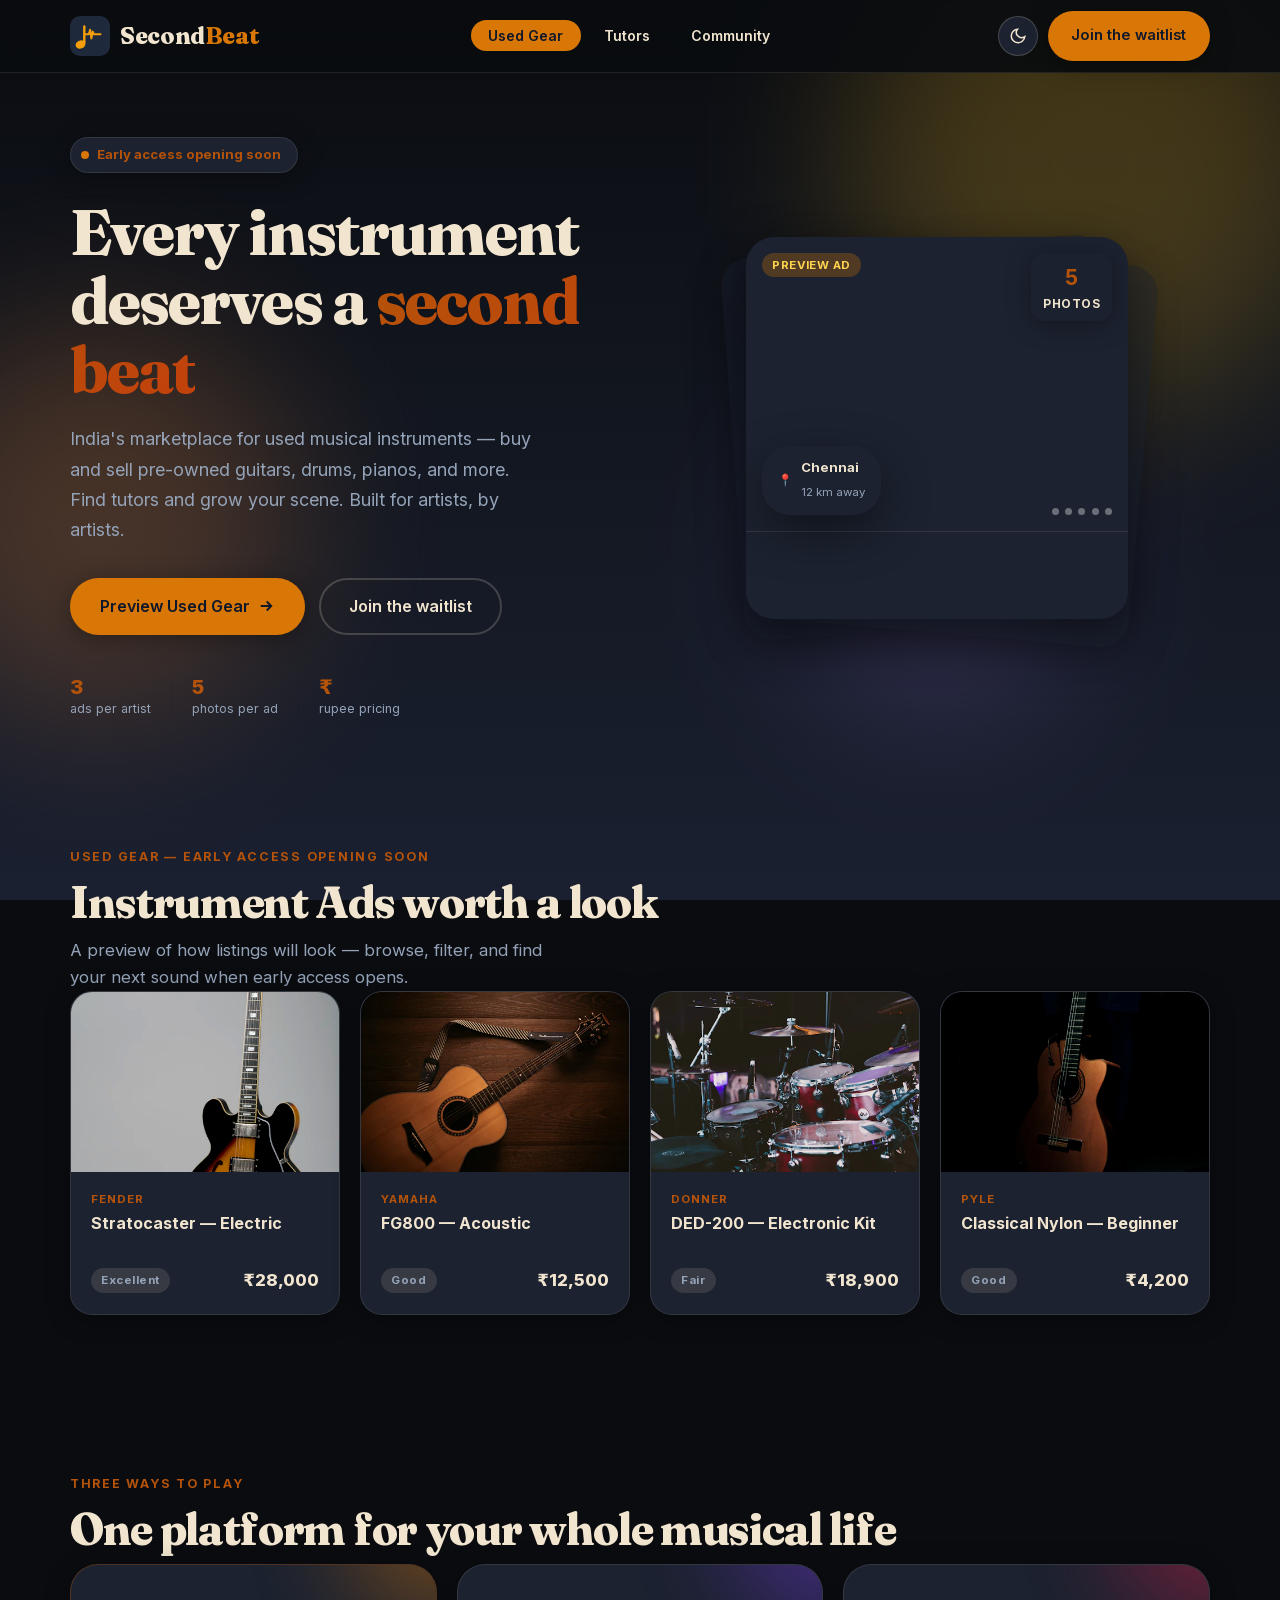
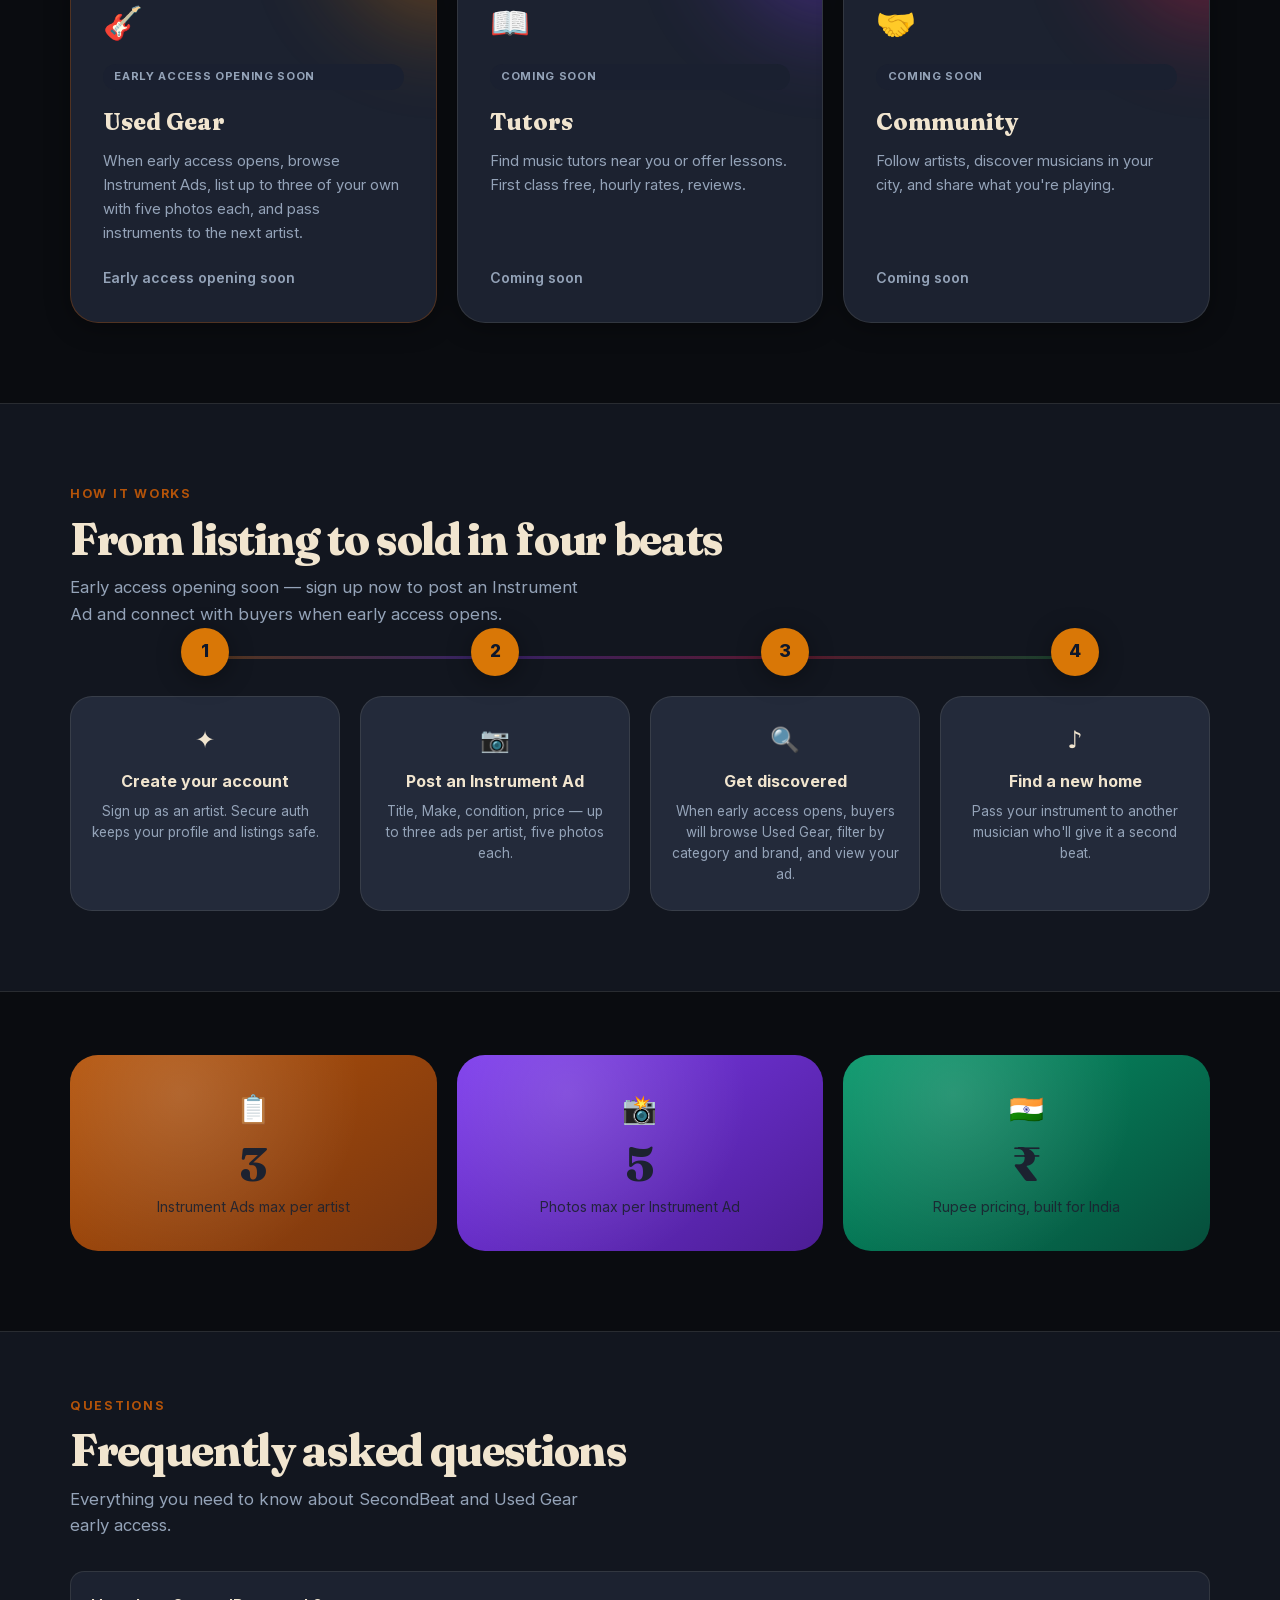
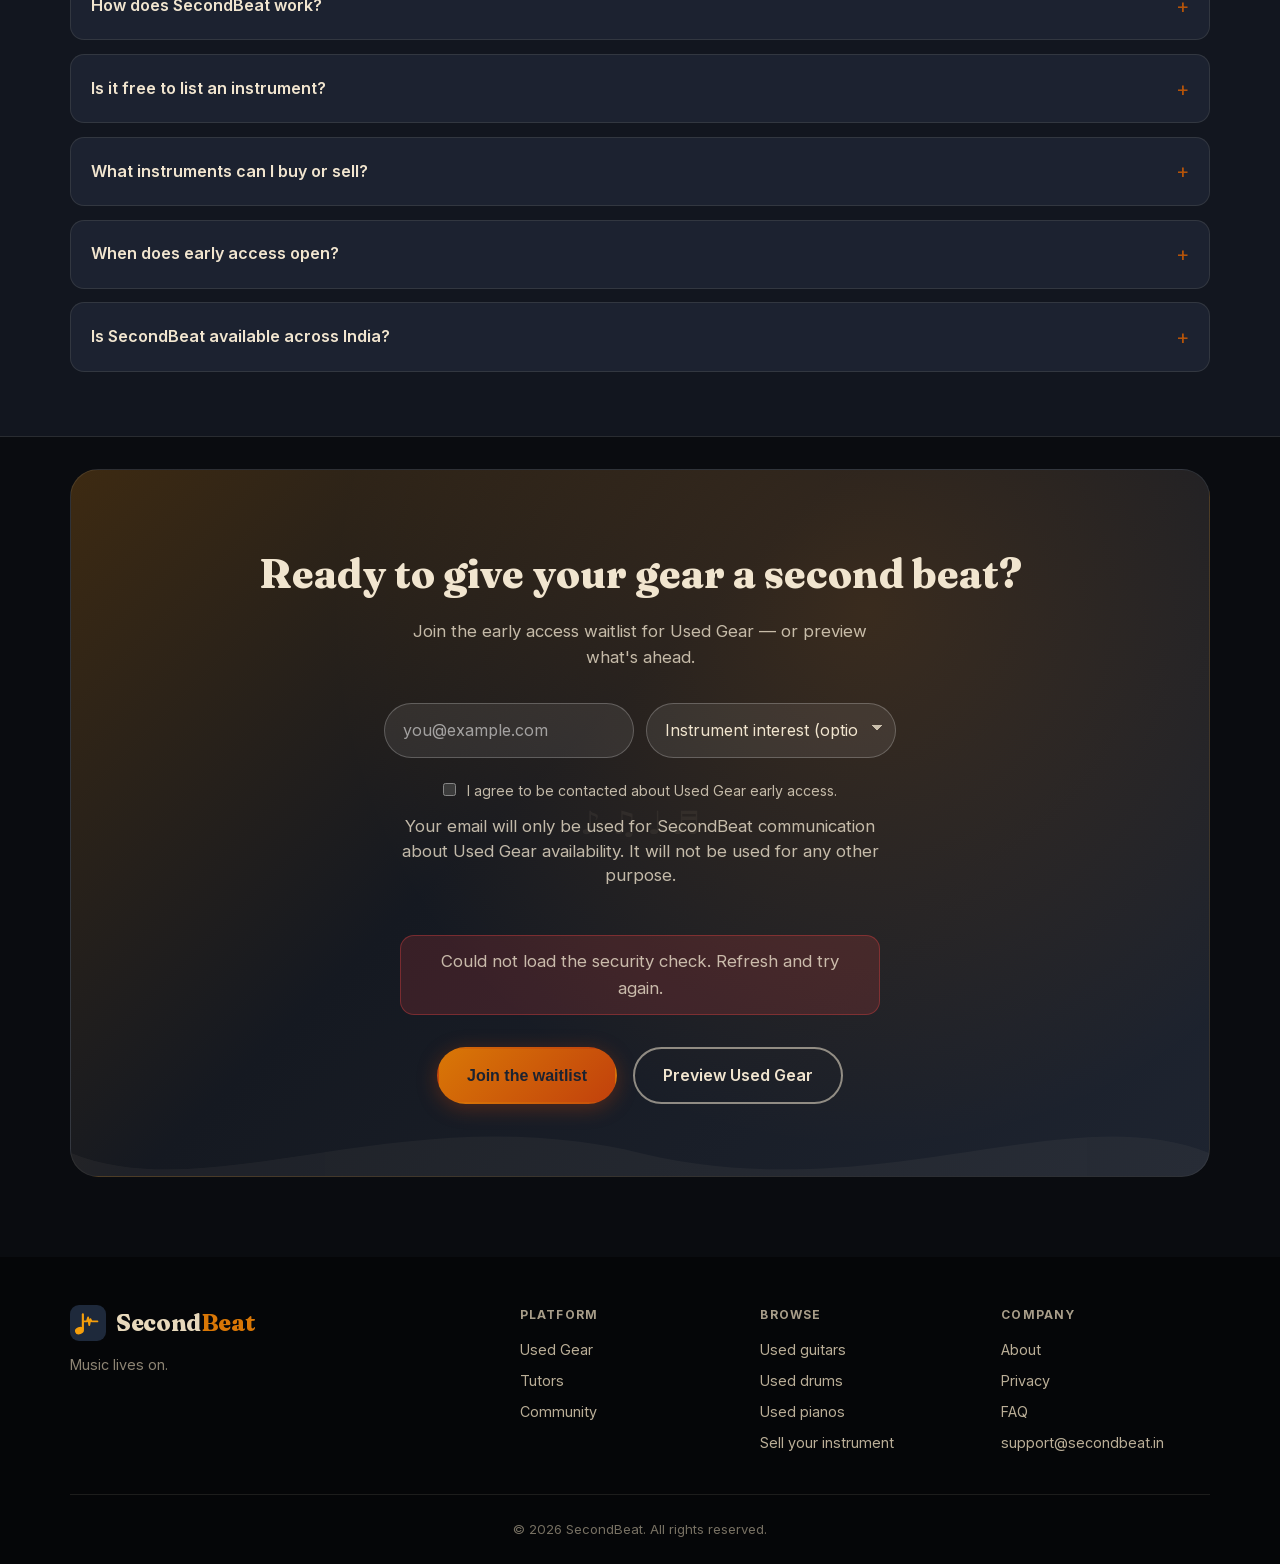
<file: index.html>
<!DOCTYPE html>
<html lang="en" data-theme="light" data-turnstile-site-key="0x4AAAAAADXXp3uXZKmJ6-sL">
  <head>
    <meta charset="UTF-8" />
    <meta name="viewport" content="width=device-width, initial-scale=1.0" />
    <meta
      name="description"
      content="Join early access for Used Gear on SecondBeat. Buy and sell pre-owned guitars, drums, pianos &amp; more. Rupee pricing, built for musicians across India."
    />
    <title>SecondBeat — Buy &amp; Sell Used Musical Instruments in India</title>
    <link rel="canonical" href="https://secondbeat.in/" />
    <meta name="robots" content="index, follow, max-image-preview:large" />
    <meta name="theme-color" content="#d97706" />
    <link rel="icon" href="assets/secondbeat-icon.svg" type="image/svg+xml" />
    <link rel="apple-touch-icon" href="assets/apple-touch-icon.png" />
    <meta property="og:type" content="website" />
    <meta property="og:url" content="https://secondbeat.in/" />
    <meta property="og:title" content="SecondBeat — Buy &amp; Sell Used Musical Instruments in India" />
    <meta property="og:description" content="Join early access for Used Gear — buy and sell pre-owned guitars, drums, pianos, and more. Built for musicians across India." />
    <meta property="og:image" content="https://secondbeat.in/images/og-secondbeat.jpg" />
    <meta property="og:locale" content="en_IN" />
    <meta name="twitter:card" content="summary_large_image" />
    <meta name="twitter:title" content="SecondBeat — Buy &amp; Sell Used Musical Instruments in India" />
    <meta name="twitter:description" content="Join early access for Used Gear — buy and sell pre-owned instruments across India." />
    <meta name="twitter:image" content="https://secondbeat.in/images/og-secondbeat.jpg" />
    <!-- Google Search Console: add verification meta tag here after registering at https://search.google.com/search-console -->
    <script type="application/ld+json">
      {
        "@context": "https://schema.org",
        "@graph": [
          {
            "@type": "Organization",
            "name": "SecondBeat",
            "url": "https://secondbeat.in",
            "logo": "https://secondbeat.in/assets/secondbeat-logo.svg",
            "description": "Marketplace for buying and selling used musical instruments in India.",
            "email": "support@secondbeat.in",
            "areaServed": { "@type": "Country", "name": "India" }
          },
          {
            "@type": "WebSite",
            "name": "SecondBeat",
            "url": "https://secondbeat.in",
            "description": "Buy and sell pre-owned musical instruments. Find tutors and connect with musicians across India."
          },
          {
            "@type": "FAQPage",
            "mainEntity": [
              {
                "@type": "Question",
                "name": "How does SecondBeat work?",
                "acceptedAnswer": {
                  "@type": "Answer",
                  "text": "SecondBeat is a marketplace for musicians in India. Join the early access waitlist, then when Used Gear opens you can browse Instrument Ads, list up to three instruments with five photos each, and connect with buyers and sellers in rupees."
                }
              },
              {
                "@type": "Question",
                "name": "Is it free to list an instrument?",
                "acceptedAnswer": {
                  "@type": "Answer",
                  "text": "Early access details including listing fees will be shared when Used Gear opens. Join the waitlist to be notified first."
                }
              },
              {
                "@type": "Question",
                "name": "What instruments can I buy or sell?",
                "acceptedAnswer": {
                  "@type": "Answer",
                  "text": "SecondBeat supports acoustic guitars, electric guitars, drums, pianos, classical nylon guitars, and more. Browse by category when early access opens."
                }
              },
              {
                "@type": "Question",
                "name": "When does early access open?",
                "acceptedAnswer": {
                  "@type": "Answer",
                  "text": "Used Gear early access is opening soon. Join the waitlist with your email to receive a link to create your Artist account when it launches."
                }
              },
              {
                "@type": "Question",
                "name": "Is SecondBeat available across India?",
                "acceptedAnswer": {
                  "@type": "Answer",
                  "text": "Yes. SecondBeat is built for musicians across India with rupee pricing and listings designed for local discovery."
                }
              }
            ]
          }
        ]
      }
    </script>
    <link rel="preload" href="fonts/inter-400.woff2" as="font" type="font/woff2" crossorigin />
    <link rel="preload" href="images/instruments/acoustic.webp" as="image" type="image/webp" />
    <link rel="stylesheet" href="fonts.css" />
    <style>
*,*::before,*::after{box-sizing:border-box;margin:0;padding:0}[data-theme=light]{--bg:#faf6ee;--bg-secondary:#f1e5cf;--surface:#fff;--text:#0f172a;--text-muted:#475569;--text-inverse:#f1e5cf;--border:rgba(15,23,42,.08);--border-strong:rgba(15,23,42,.18);--nav-bg:rgba(250,246,238,.88);--shadow:0 4px 24px rgba(15,23,42,.07);--btn-primary-bg:#0f172a;--btn-primary-hover:#1e293b;--amber:#d97706;--amber-deep:#b45309}[data-theme=dark]{--bg:#0a0c10;--bg-secondary:#12161f;--surface:#1c2230;--text:#f1e5cf;--text-muted:#94a3b8;--text-inverse:#0f172a;--border:rgba(241,229,207,.1);--border-strong:rgba(241,229,207,.2);--nav-bg:rgba(10,12,16,.92);--btn-primary-bg:#d97706;--btn-primary-hover:#b45309;--amber:#d97706;--amber-deep:#b45309}:root{--font:"Inter",system-ui,sans-serif;--display:"Fraunces",Georgia,serif;--radius:14px;--radius-xl:28px}html{-webkit-text-size-adjust:100%}body{font-family:var(--font);background:var(--bg);color:var(--text);line-height:1.6;-webkit-font-smoothing:antialiased;overflow-x:hidden}img{max-width:100%;display:block}a{color:inherit;text-decoration:none}.container{width:min(1140px,92vw);margin-inline:auto}.page-bg{position:fixed;inset:0;z-index:-1;background:linear-gradient(180deg,var(--bg) 0%,var(--bg-secondary) 100%)}.nav{position:sticky;top:0;z-index:100;background:var(--nav-bg);backdrop-filter:blur(16px);border-bottom:1px solid var(--border)}.nav-inner{display:flex;align-items:center;justify-content:space-between;height:4.5rem}.logo{display:flex;align-items:center;gap:.65rem}.logo-text{font-family:var(--display);font-size:1.45rem;font-weight:800;line-height:1}.logo-accent{color:var(--amber)}.nav-links{display:flex;gap:.35rem;list-style:none}.nav-links a{padding:.45rem 1.1rem;border-radius:999px;font-weight:600;font-size:.88rem}.nav-cta{display:flex;align-items:center;gap:.6rem}.btn{display:inline-flex;align-items:center;justify-content:center;gap:.45rem;padding:.7rem 1.35rem;border-radius:999px;font-weight:600;font-size:.92rem;border:2px solid transparent}.btn-lg{padding:.85rem 1.75rem;font-size:1rem}.btn-primary{background:var(--btn-primary-bg);color:var(--text-inverse)}.hero{padding:4rem 0 3rem;overflow-x:clip}.hero-grid{display:grid;grid-template-columns:minmax(0,1fr) minmax(0,1fr);gap:clamp(2rem,4vw,3rem);align-items:center}.hero-badge{display:inline-flex;align-items:center;gap:.5rem;padding:.4rem 1rem .4rem .65rem;background:var(--surface);border:1px solid var(--border);border-radius:999px;font-size:.82rem;font-weight:700;color:var(--amber-deep);margin-bottom:1.5rem}.hero h1{font-family:var(--display);font-size:clamp(2.6rem,5.5vw,4rem);font-weight:800;line-height:1.08;margin-bottom:1.25rem}.text-gradient{background:linear-gradient(135deg,var(--amber-deep),#c2410c);-webkit-background-clip:text;-webkit-text-fill-color:transparent;background-clip:text}.hero-lead{font-size:1.12rem;color:var(--text-muted);max-width:30rem;margin-bottom:2rem}.hero-actions{display:flex;flex-wrap:wrap;gap:.85rem;margin-bottom:2.5rem}.hero-visual{position:relative;width:min(100%,clamp(240px,42vw,382.5px));aspect-ratio:1;margin-inline:auto}.hero-card{background:var(--surface);border-radius:var(--radius-xl);overflow:hidden}.hero-card-main{position:relative;z-index:2;width:100%;height:100%;display:flex;flex-direction:column}.hero-card-image{position:relative;flex:1;min-height:250px;overflow:hidden}.hero-photo-stack{position:absolute;inset:0}.hero-photo{position:absolute;inset:0}.hero-photo img{width:100%;height:100%;object-fit:cover}
    </style>
    <link rel="preload" href="styles.min.css" as="style" onload="this.onload=null;this.rel='stylesheet'" />
    <noscript><link rel="stylesheet" href="styles.min.css" /></noscript>
  </head>
  <body>
    <div class="page-bg" aria-hidden="true">
      <div class="page-blob page-blob-1"></div>
      <div class="page-blob page-blob-2"></div>
      <div class="page-blob page-blob-3"></div>
    </div>

    <header class="nav">
      <div class="container nav-inner">
        <a href="/" class="logo">
          <img src="assets/secondbeat-icon.svg" alt="SecondBeat — used musical instruments marketplace" class="logo-icon" width="40" height="40" />
          <span class="logo-text">Second<span class="logo-accent">Beat</span></span>
        </a>
        <ul class="nav-links">
          <li><a href="#used-gear" class="active">Used Gear</a></li>
          <li><a href="#tutors">Tutors</a></li>
          <li><a href="#community">Community</a></li>
        </ul>
        <div class="nav-cta">
          <button type="button" class="theme-toggle" aria-label="Switch theme">
            <svg class="icon-sun" width="18" height="18" viewBox="0 0 24 24" fill="none" stroke="currentColor" stroke-width="2"><circle cx="12" cy="12" r="4"/><path d="M12 2v2M12 20v2M4.93 4.93l1.41 1.41M17.66 17.66l1.41 1.41M2 12h2M20 12h2M4.93 19.07l1.41-1.41M17.66 6.34l1.41-1.41"/></svg>
            <svg class="icon-moon" width="18" height="18" viewBox="0 0 24 24" fill="none" stroke="currentColor" stroke-width="2"><path d="M21 12.79A9 9 0 1111.21 3 7 7 0 0021 12.79z"/></svg>
          </button>
          <a href="#get-started" class="btn btn-primary">Join the waitlist</a>
        </div>
      </div>
    </header>

    <main>
      <!-- Hero -->
      <section class="hero">
        <div class="container hero-grid">
          <div class="hero-copy reveal">
            <div class="hero-badge">
              <span class="pulse-dot"></span>
              Early access opening soon
            </div>
            <h1>
              Every instrument deserves a
              <span class="text-gradient">second beat</span>
            </h1>
            <p class="hero-lead">
              India's marketplace for used musical instruments — buy and sell pre-owned guitars,
              drums, pianos, and more. Find tutors and grow your scene. Built for artists, by artists.
            </p>
            <div class="hero-actions">
              <a href="#featured" class="btn btn-primary btn-lg">
                Preview Used Gear
                <svg width="18" height="18" viewBox="0 0 24 24" fill="none" stroke="currentColor" stroke-width="2.5"><path d="M5 12h14M13 6l6 6-6 6"/></svg>
              </a>
              <a href="#get-started" class="btn btn-outline btn-lg">Join the waitlist</a>
            </div>
            <div class="hero-trust">
              <div class="trust-item">
                <strong>3</strong>
                <span>ads per artist</span>
              </div>
              <div class="trust-divider"></div>
              <div class="trust-item">
                <strong>5</strong>
                <span>photos per ad</span>
              </div>
              <div class="trust-divider"></div>
              <div class="trust-item">
                <strong>₹</strong>
                <span>rupee pricing</span>
              </div>
            </div>
          </div>

          <div class="hero-visual reveal reveal-delay" aria-hidden="true">
            <div class="hero-card hero-card-ghost hero-card-ghost-2"></div>
            <div class="hero-card hero-card-ghost hero-card-ghost-1"></div>

            <div class="hero-card hero-card-main">
              <div class="hero-card-image">
                <div class="hero-photo-stack">
                  <div class="hero-photo hero-photo-1 hero-carousel-slide">
                    <img src="images/instruments/acoustic.webp" alt="Brown acoustic guitar on a wooden floor" width="480" height="540" loading="eager" fetchpriority="high" decoding="async" />
                  </div>
                  <div class="hero-photo hero-photo-2 hero-carousel-slide">
                    <img src="images/instruments/electric.webp" alt="Stratocaster-style electric guitar" width="400" height="450" loading="lazy" decoding="async" />
                  </div>
                  <div class="hero-photo hero-photo-3 hero-carousel-slide">
                    <img src="images/instruments/drums.webp" alt="Red drum kit" width="400" height="450" loading="lazy" decoding="async" />
                  </div>
                  <div class="hero-photo hero-photo-4 hero-carousel-slide">
                    <img src="images/instruments/piano.webp" alt="Close-up of piano keys" width="400" height="450" loading="lazy" decoding="async" />
                  </div>
                  <div class="hero-photo hero-photo-5 hero-carousel-slide">
                    <img src="images/instruments/classical.webp" alt="Brown cutaway acoustic guitar" width="400" height="450" loading="lazy" decoding="async" />
                  </div>
                </div>
                <span class="chip chip-preview">Preview ad</span>
                <div class="chip chip-photos"><strong>5</strong> photos</div>
                <div class="hero-photo-dots">
                  <span class="hero-dot hero-carousel-slide"></span>
                  <span class="hero-dot hero-carousel-slide"></span>
                  <span class="hero-dot hero-carousel-slide"></span>
                  <span class="hero-dot hero-carousel-slide"></span>
                  <span class="hero-dot hero-carousel-slide"></span>
                </div>
              </div>
              <div class="hero-card-body">
                <div class="hero-card-meta">
                  <div class="hero-listing hero-listing-1 hero-carousel-slide">
                    <span class="hero-card-title">Yamaha FG800 — Acoustic</span>
                    <span class="chip chip-condition">Good</span>
                  </div>
                  <div class="hero-listing hero-listing-2 hero-carousel-slide">
                    <span class="hero-card-title">Fender Stratocaster — Electric</span>
                    <span class="chip chip-condition">Excellent</span>
                  </div>
                  <div class="hero-listing hero-listing-3 hero-carousel-slide">
                    <span class="hero-card-title">Donner DED-200 — Drum Kit</span>
                    <span class="chip chip-condition">Fair</span>
                  </div>
                  <div class="hero-listing hero-listing-4 hero-carousel-slide">
                    <span class="hero-card-title">Yamaha P-45 — Digital Piano</span>
                    <span class="chip chip-condition">Good</span>
                  </div>
                  <div class="hero-listing hero-listing-5 hero-carousel-slide">
                    <span class="hero-card-title">Pyle Classical — Nylon</span>
                    <span class="chip chip-condition">Good</span>
                  </div>
                </div>
                <div class="hero-card-prices">
                  <span class="hero-card-price hero-price-1 hero-carousel-slide">₹12,500</span>
                  <span class="hero-card-price hero-price-2 hero-carousel-slide">₹28,000</span>
                  <span class="hero-card-price hero-price-3 hero-carousel-slide">₹18,900</span>
                  <span class="hero-card-price hero-price-4 hero-carousel-slide">₹32,000</span>
                  <span class="hero-card-price hero-price-5 hero-carousel-slide">₹4,200</span>
                </div>
              </div>
              <div class="hero-card hero-card-mini">
                <span class="mini-icon">📍</span>
                <div>
                  <strong>Chennai</strong>
                  <span>12 km away</span>
                </div>
              </div>
            </div>
          </div>
        </div>
      </section>

      <!-- Featured listings -->
      <section class="featured" id="featured">
        <div class="container">
          <div class="section-head reveal">
            <p class="eyebrow">Used Gear — early access opening soon</p>
            <h2>Instrument Ads worth a look</h2>
            <p class="section-desc">A preview of how listings will look — browse, filter, and find your next sound when early access opens.</p>
          </div>
          <div class="listing-track reveal reveal-delay">
            <article class="listing-card listing-card-1">
              <div class="listing-visual">
                <img src="images/instruments/electric-thumb.webp" alt="Fender Stratocaster electric guitar" width="480" height="320" loading="lazy" decoding="async" />
              </div>
              <div class="listing-body">
                <span class="listing-make">Fender</span>
                <h3>Stratocaster — Electric</h3>
                <div class="listing-footer">
                  <span class="chip chip-condition">Excellent</span>
                  <span class="listing-price">₹28,000</span>
                </div>
              </div>
            </article>
            <article class="listing-card listing-card-2">
              <div class="listing-visual">
                <img src="images/instruments/acoustic-thumb.webp" alt="Yamaha FG800 acoustic guitar" width="480" height="320" loading="lazy" decoding="async" />
              </div>
              <div class="listing-body">
                <span class="listing-make">Yamaha</span>
                <h3>FG800 — Acoustic</h3>
                <div class="listing-footer">
                  <span class="chip chip-condition">Good</span>
                  <span class="listing-price">₹12,500</span>
                </div>
              </div>
            </article>
            <article class="listing-card listing-card-3">
              <div class="listing-visual">
                <img src="images/instruments/drums-thumb.webp" alt="Donner electronic drum kit" width="480" height="320" loading="lazy" decoding="async" />
              </div>
              <div class="listing-body">
                <span class="listing-make">Donner</span>
                <h3>DED-200 — Electronic Kit</h3>
                <div class="listing-footer">
                  <span class="chip chip-condition">Fair</span>
                  <span class="listing-price">₹18,900</span>
                </div>
              </div>
            </article>
            <article class="listing-card listing-card-4">
              <div class="listing-visual">
                <img src="images/instruments/classical-thumb.webp" alt="Pyle classical nylon guitar" width="480" height="320" loading="lazy" decoding="async" />
              </div>
              <div class="listing-body">
                <span class="listing-make">Pyle</span>
                <h3>Classical Nylon — Beginner</h3>
                <div class="listing-footer">
                  <span class="chip chip-condition">Good</span>
                  <span class="listing-price">₹4,200</span>
                </div>
              </div>
            </article>
          </div>
        </div>
      </section>

      <!-- Pillars bento -->
      <section class="pillars" id="used-gear">
        <div class="container">
          <div class="section-head reveal">
            <p class="eyebrow">Three ways to play</p>
            <h2>One platform for your whole musical life</h2>
          </div>
          <div class="bento reveal reveal-delay">
            <article class="bento-card bento-gear" id="sell">
              <div class="bento-glow"></div>
              <div class="bento-icon">🎸</div>
              <span class="bento-tag tag-soon">Early access opening soon</span>
              <h3>Used Gear</h3>
              <p>When early access opens, browse Instrument Ads, list up to three of your own with five photos each, and pass instruments to the next artist.</p>
              <div class="bento-footer">
                <span class="bento-link bento-link-muted">Early access opening soon</span>
              </div>
            </article>
            <article class="bento-card bento-tutors" id="tutors">
              <div class="bento-glow"></div>
              <div class="bento-icon">📖</div>
              <span class="bento-tag tag-soon">Coming soon</span>
              <h3>Tutors</h3>
              <p>Find music tutors near you or offer lessons. First class free, hourly rates, reviews.</p>
              <div class="bento-footer">
                <span class="bento-link bento-link-muted">Coming soon</span>
              </div>
            </article>
            <article class="bento-card bento-community" id="community">
              <div class="bento-glow"></div>
              <div class="bento-icon">🤝</div>
              <span class="bento-tag tag-soon">Coming soon</span>
              <h3>Community</h3>
              <p>Follow artists, discover musicians in your city, and share what you're playing.</p>
              <div class="bento-footer">
                <span class="bento-link bento-link-muted">Coming soon</span>
              </div>
            </article>
          </div>
        </div>
      </section>

      <!-- How it works timeline -->
      <section class="how">
        <div class="container">
          <div class="section-head reveal">
            <p class="eyebrow">How it works</p>
            <h2>From listing to sold in four beats</h2>
            <p class="section-desc">Early access opening soon — sign up now to post an Instrument Ad and connect with buyers when early access opens.</p>
          </div>
          <div class="timeline reveal reveal-delay">
            <div class="timeline-step">
              <div class="timeline-node">1</div>
              <div class="timeline-card">
                <span class="timeline-icon">✦</span>
                <h3>Create your account</h3>
                <p>Sign up as an artist. Secure auth keeps your profile and listings safe.</p>
              </div>
            </div>
            <div class="timeline-step">
              <div class="timeline-node">2</div>
              <div class="timeline-card">
                <span class="timeline-icon">📷</span>
                <h3>Post an Instrument Ad</h3>
                <p>Title, Make, condition, price — up to three ads per artist, five photos each.</p>
              </div>
            </div>
            <div class="timeline-step">
              <div class="timeline-node">3</div>
              <div class="timeline-card">
                <span class="timeline-icon">🔍</span>
                <h3>Get discovered</h3>
                <p>When early access opens, buyers will browse Used Gear, filter by category and brand, and view your ad.</p>
              </div>
            </div>
            <div class="timeline-step">
              <div class="timeline-node">4</div>
              <div class="timeline-card">
                <span class="timeline-icon">♪</span>
                <h3>Find a new home</h3>
                <p>Pass your instrument to another musician who'll give it a second beat.</p>
              </div>
            </div>
          </div>
        </div>
      </section>

      <!-- Stats tiles -->
      <section class="stats">
        <div class="container stats-grid reveal">
          <div class="stat-tile stat-tile-1">
            <span class="stat-icon">📋</span>
            <div class="stat-value">3</div>
            <div class="stat-label">Instrument Ads max per artist</div>
          </div>
          <div class="stat-tile stat-tile-2">
            <span class="stat-icon">📸</span>
            <div class="stat-value">5</div>
            <div class="stat-label">Photos max per Instrument Ad</div>
          </div>
          <div class="stat-tile stat-tile-3">
            <span class="stat-icon">🇮🇳</span>
            <div class="stat-value">₹</div>
            <div class="stat-label">Rupee pricing, built for India</div>
          </div>
        </div>
      </section>

      <!-- FAQ -->
      <section class="faq" id="faq">
        <div class="container">
          <div class="section-head reveal">
            <p class="eyebrow">Questions</p>
            <h2>Frequently asked questions</h2>
            <p class="section-desc">Everything you need to know about SecondBeat and Used Gear early access.</p>
          </div>
          <div class="faq-list reveal reveal-delay">
            <details class="faq-item">
              <summary>How does SecondBeat work?</summary>
              <p>SecondBeat is a marketplace for musicians in India. Join the early access waitlist, then when Used Gear opens you can browse Instrument Ads, list up to three instruments with five photos each, and connect with buyers and sellers in rupees.</p>
            </details>
            <details class="faq-item">
              <summary>Is it free to list an instrument?</summary>
              <p>Early access details including listing fees will be shared when Used Gear opens. Join the waitlist to be notified first.</p>
            </details>
            <details class="faq-item">
              <summary>What instruments can I buy or sell?</summary>
              <p>SecondBeat supports acoustic guitars, electric guitars, drums, pianos, classical nylon guitars, and more. Browse by category when early access opens.</p>
            </details>
            <details class="faq-item">
              <summary>When does early access open?</summary>
              <p>Used Gear early access is opening soon. Join the waitlist with your email to receive a link to create your Artist account when it launches.</p>
            </details>
            <details class="faq-item">
              <summary>Is SecondBeat available across India?</summary>
              <p>Yes. SecondBeat is built for musicians across India with rupee pricing and listings designed for local discovery.</p>
            </details>
          </div>
        </div>
      </section>

      <!-- CTA -->
      <section class="cta" id="get-started">
        <div class="container">
          <div class="cta-box reveal">
            <div class="cta-wave" aria-hidden="true">
              <svg viewBox="0 0 1200 120" preserveAspectRatio="none">
                <path d="M0,60 C150,120 350,0 600,60 C850,120 1050,0 1200,60 L1200,120 L0,120 Z" fill="rgba(241,229,207,0.08)"/>
              </svg>
            </div>
            <div class="cta-notes" aria-hidden="true">♪ ♫ ♩ ♬</div>
            <h2>Ready to give your gear a second beat?</h2>
            <p>Join the early access waitlist for Used Gear — or preview what's ahead.</p>
            <form class="waitlist-form" id="waitlist-form" novalidate>
              <div class="waitlist-form-body">
                <div class="waitlist-fields">
                  <label class="sr-only" for="waitlist-email">Email</label>
                  <input
                    id="waitlist-email"
                    class="waitlist-input"
                    type="email"
                    name="email"
                    required
                    autocomplete="email"
                    inputmode="email"
                    placeholder="you@example.com"
                  />
                  <label class="sr-only" for="waitlist-instrument">Instrument interest (optional)</label>
                  <select id="waitlist-instrument" class="waitlist-select" name="instrument_interest">
                    <option value="">Instrument interest (optional)</option>
                    <option value="Acoustic">Acoustic</option>
                    <option value="Electric">Electric</option>
                    <option value="Drums">Drums</option>
                    <option value="Piano">Piano</option>
                    <option value="Classical">Classical</option>
                    <option value="Not sure">Not sure</option>
                  </select>
                </div>
                <label class="waitlist-consent">
                  <input type="checkbox" name="consent" required />
                  <span>I agree to be contacted about Used Gear early access.</span>
                </label>
                <p class="waitlist-disclosure">
                  Your email will only be used for SecondBeat communication about Used Gear availability. It will not be used for any other purpose.
                </p>
                <div class="waitlist-turnstile" id="waitlist-turnstile" aria-hidden="true"></div>
                <p class="waitlist-message" id="waitlist-message" role="alert" aria-live="assertive" hidden></p>
                <div class="waitlist-actions">
                  <button type="submit" class="btn btn-accent btn-lg" id="waitlist-submit">Join the waitlist</button>
                  <a href="#featured" class="btn btn-outline-light btn-lg">Preview Used Gear</a>
                </div>
              </div>
              <div class="waitlist-success" id="waitlist-success" hidden role="status" aria-live="polite">
                <div class="waitlist-success-icon" aria-hidden="true">
                  <svg width="32" height="32" viewBox="0 0 24 24" fill="none" stroke="currentColor" stroke-width="2.5" stroke-linecap="round" stroke-linejoin="round">
                    <path d="M20 6L9 17l-5-5"/>
                  </svg>
                </div>
                <h3 class="waitlist-success-title" id="waitlist-success-title" tabindex="-1">You're on the list</h3>
                <p class="waitlist-success-text" id="waitlist-success-text"></p>
                <div class="waitlist-success-actions">
                  <a href="#featured" class="btn btn-accent btn-lg">Preview Used Gear</a>
                  <button type="button" class="btn btn-outline-light btn-lg" id="waitlist-add-another">Add another email</button>
                </div>
              </div>
            </form>
          </div>
        </div>
      </section>
    </main>

    <footer class="footer">
      <div class="container footer-grid">
        <div class="footer-brand">
          <a href="/" class="logo logo-footer">
            <img src="assets/secondbeat-icon.svg" alt="" class="logo-icon" width="36" height="36" />
            <span class="logo-text">Second<span class="logo-accent">Beat</span></span>
          </a>
          <p>Music lives on.</p>
        </div>
        <div class="footer-links">
          <p class="footer-label">Platform</p>
          <a href="#used-gear">Used Gear</a>
          <a href="#tutors">Tutors</a>
          <a href="#community">Community</a>
        </div>
        <div class="footer-links">
          <p class="footer-label">Browse</p>
          <a href="/used-guitars-india/">Used guitars</a>
          <a href="/used-drums-india/">Used drums</a>
          <a href="/used-pianos-india/">Used pianos</a>
          <a href="/sell-your-instrument/">Sell your instrument</a>
        </div>
        <div class="footer-links">
          <p class="footer-label">Company</p>
          <a href="/about/">About</a>
          <a href="/privacy/">Privacy</a>
          <a href="/#faq">FAQ</a>
          <a href="mailto:support@secondbeat.in">support@secondbeat.in</a>
        </div>
      </div>
      <div class="container footer-bottom">
        <p>&copy; 2026 SecondBeat. All rights reserved.</p>
      </div>
    </footer>
    <script src="theme.js" defer></script>
    <script src="waitlist.js" defer></script>
  </body>
</html>
<!-- v3: real photos + light/dark theme -->
</file>
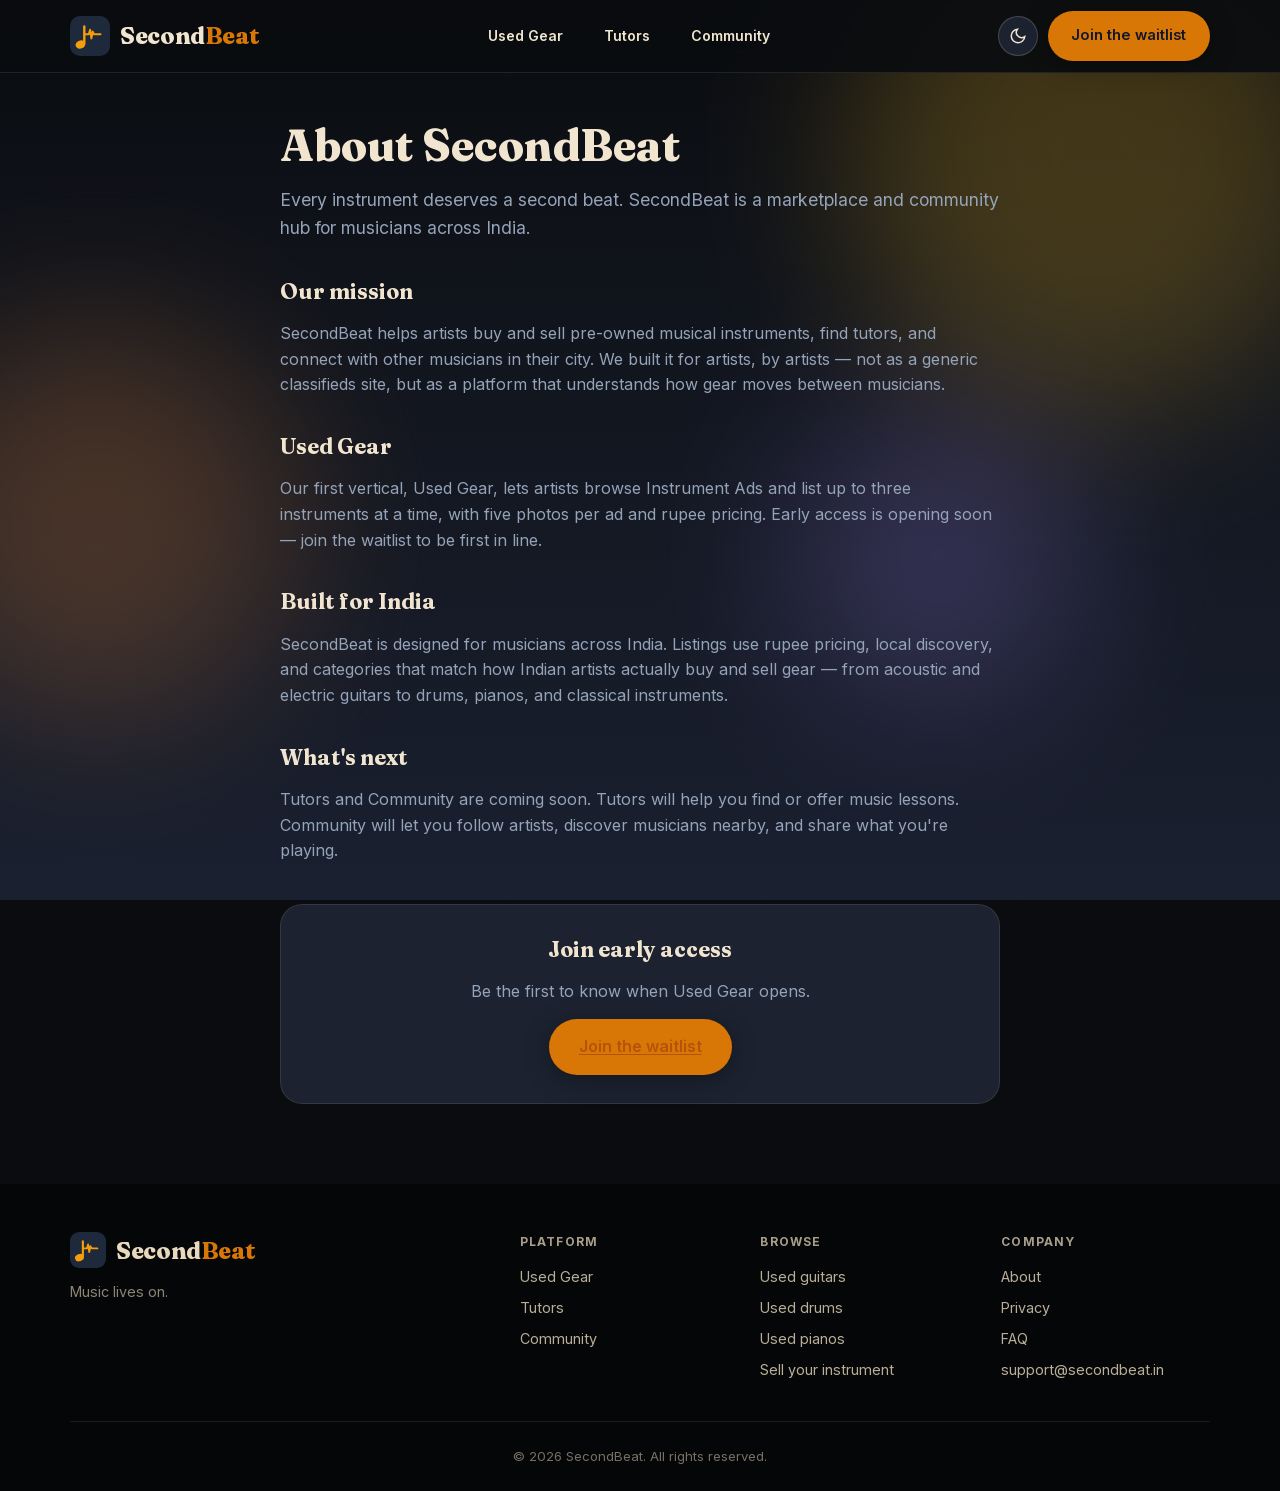
<file: about/index.html>
<!DOCTYPE html>
<html lang="en" data-theme="light">
  <head>
    <meta charset="UTF-8" />
    <meta name="viewport" content="width=device-width, initial-scale=1.0" />
    <meta
      name="description"
      content="SecondBeat is India's marketplace for used musical instruments — buy, sell, find tutors, and connect with musicians. Learn about our mission."
    />
    <title>About SecondBeat — Music Marketplace for India</title>
    <link rel="canonical" href="https://secondbeat.in/about/" />
    <meta name="robots" content="index, follow, max-image-preview:large" />
    <meta name="theme-color" content="#d97706" />
    <link rel="icon" href="/assets/secondbeat-icon.svg" type="image/svg+xml" />
    <link rel="apple-touch-icon" href="/assets/apple-touch-icon.png" />
    <meta property="og:type" content="website" />
    <meta property="og:url" content="https://secondbeat.in/about/" />
    <meta property="og:title" content="About SecondBeat — Music Marketplace for India" />
    <meta property="og:description" content="SecondBeat is India's marketplace for used musical instruments — built for artists, by artists." />
    <meta property="og:image" content="https://secondbeat.in/images/og-secondbeat.jpg" />
    <meta property="og:locale" content="en_IN" />
    <meta name="twitter:card" content="summary_large_image" />
    <meta name="twitter:title" content="About SecondBeat — Music Marketplace for India" />
    <meta name="twitter:description" content="India's marketplace for used musical instruments — built for artists, by artists." />
    <meta name="twitter:image" content="https://secondbeat.in/images/og-secondbeat.jpg" />
    <link rel="stylesheet" href="/fonts.css" />
    <link rel="stylesheet" href="/styles.min.css" />
  </head>
  <body>
    <div class="page-bg" aria-hidden="true">
      <div class="page-blob page-blob-1"></div>
      <div class="page-blob page-blob-2"></div>
      <div class="page-blob page-blob-3"></div>
    </div>

    <header class="nav">
      <div class="container nav-inner">
        <a href="/" class="logo">
          <img src="/assets/secondbeat-icon.svg" alt="SecondBeat — used musical instruments marketplace" class="logo-icon" width="40" height="40" />
          <span class="logo-text">Second<span class="logo-accent">Beat</span></span>
        </a>
        <ul class="nav-links">
          <li><a href="/#used-gear">Used Gear</a></li>
          <li><a href="/#tutors">Tutors</a></li>
          <li><a href="/#community">Community</a></li>
        </ul>
        <div class="nav-cta">
          <button type="button" class="theme-toggle" aria-label="Switch theme">
            <svg class="icon-sun" width="18" height="18" viewBox="0 0 24 24" fill="none" stroke="currentColor" stroke-width="2"><circle cx="12" cy="12" r="4"/><path d="M12 2v2M12 20v2M4.93 4.93l1.41 1.41M17.66 17.66l1.41 1.41M2 12h2M20 12h2M4.93 19.07l1.41-1.41M17.66 6.34l1.41-1.41"/></svg>
            <svg class="icon-moon" width="18" height="18" viewBox="0 0 24 24" fill="none" stroke="currentColor" stroke-width="2"><path d="M21 12.79A9 9 0 1111.21 3 7 7 0 0021 12.79z"/></svg>
          </button>
          <a href="/#get-started" class="btn btn-primary">Join the waitlist</a>
        </div>
      </div>
    </header>

    <main class="content-page">
      <div class="content-page-inner">
        <h1>About SecondBeat</h1>
        <p class="content-page-lead">Every instrument deserves a second beat. SecondBeat is a marketplace and community hub for musicians across India.</p>

        <h2>Our mission</h2>
        <p>SecondBeat helps artists buy and sell pre-owned musical instruments, find tutors, and connect with other musicians in their city. We built it for artists, by artists — not as a generic classifieds site, but as a platform that understands how gear moves between musicians.</p>

        <h2>Used Gear</h2>
        <p>Our first vertical, Used Gear, lets artists browse Instrument Ads and list up to three instruments at a time, with five photos per ad and rupee pricing. Early access is opening soon — join the waitlist to be first in line.</p>

        <h2>Built for India</h2>
        <p>SecondBeat is designed for musicians across India. Listings use rupee pricing, local discovery, and categories that match how Indian artists actually buy and sell gear — from acoustic and electric guitars to drums, pianos, and classical instruments.</p>

        <h2>What's next</h2>
        <p>Tutors and Community are coming soon. Tutors will help you find or offer music lessons. Community will let you follow artists, discover musicians nearby, and share what you're playing.</p>

        <div class="content-page-cta">
          <h2>Join early access</h2>
          <p>Be the first to know when Used Gear opens.</p>
          <a href="/#get-started" class="btn btn-primary btn-lg">Join the waitlist</a>
        </div>
      </div>
    </main>

    <footer class="footer">
      <div class="container footer-grid">
        <div class="footer-brand">
          <a href="/" class="logo logo-footer">
            <img src="/assets/secondbeat-icon.svg" alt="" class="logo-icon" width="36" height="36" />
            <span class="logo-text">Second<span class="logo-accent">Beat</span></span>
          </a>
          <p>Music lives on.</p>
        </div>
        <div class="footer-links">
          <p class="footer-label">Platform</p>
          <a href="/#used-gear">Used Gear</a>
          <a href="/#tutors">Tutors</a>
          <a href="/#community">Community</a>
        </div>
        <div class="footer-links">
          <p class="footer-label">Browse</p>
          <a href="/used-guitars-india/">Used guitars</a>
          <a href="/used-drums-india/">Used drums</a>
          <a href="/used-pianos-india/">Used pianos</a>
          <a href="/sell-your-instrument/">Sell your instrument</a>
        </div>
        <div class="footer-links">
          <p class="footer-label">Company</p>
          <a href="/about/">About</a>
          <a href="/privacy/">Privacy</a>
          <a href="/#faq">FAQ</a>
          <a href="mailto:support@secondbeat.in">support@secondbeat.in</a>
        </div>
      </div>
      <div class="container footer-bottom">
        <p>&copy; 2026 SecondBeat. All rights reserved.</p>
      </div>
    </footer>
    <script src="/theme.js" defer></script>
  </body>
</html>
</file>
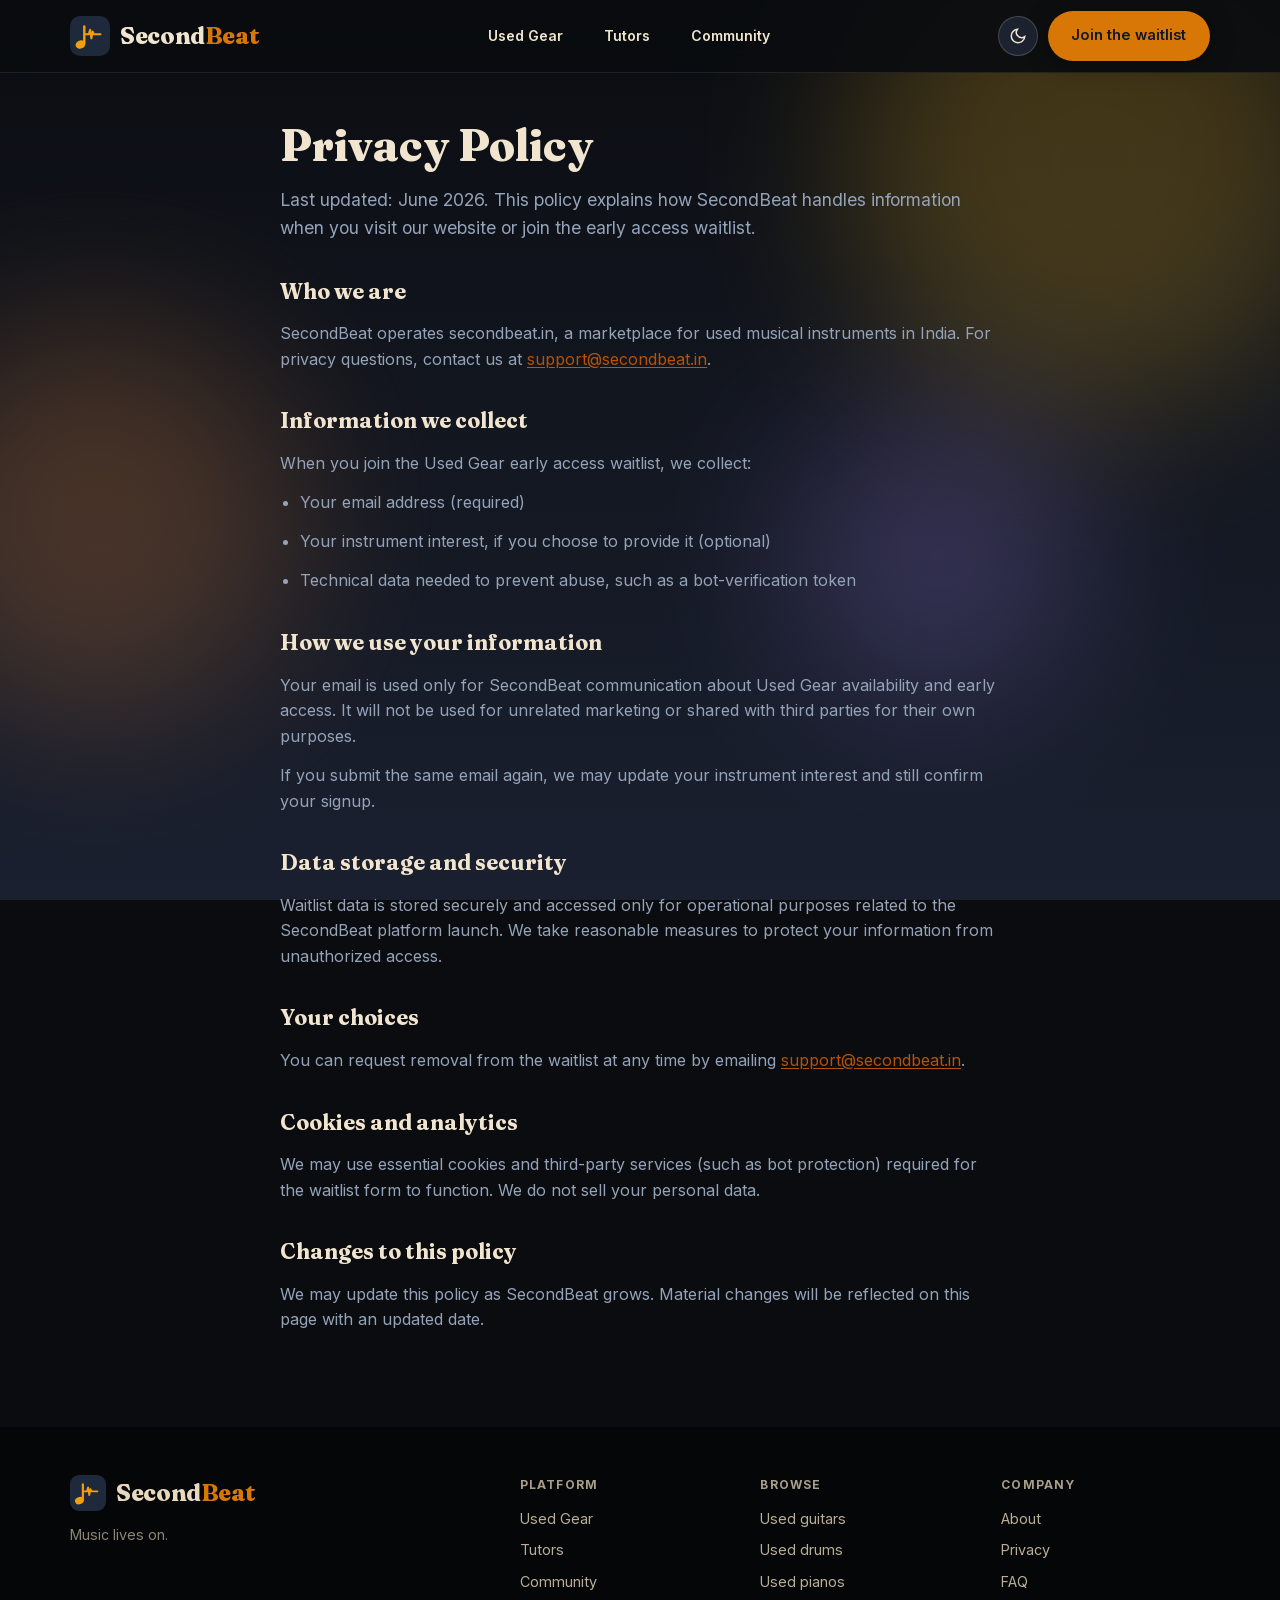
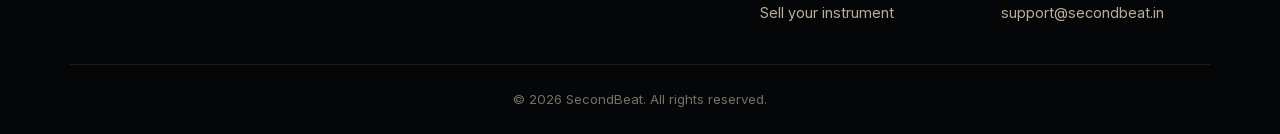
<file: privacy/index.html>
<!DOCTYPE html>
<html lang="en" data-theme="light">
  <head>
    <meta charset="UTF-8" />
    <meta name="viewport" content="width=device-width, initial-scale=1.0" />
    <meta
      name="description"
      content="SecondBeat privacy policy — how we collect, use, and protect your email when you join the Used Gear early access waitlist."
    />
    <title>Privacy Policy — SecondBeat</title>
    <link rel="canonical" href="https://secondbeat.in/privacy/" />
    <meta name="robots" content="index, follow, max-image-preview:large" />
    <meta name="theme-color" content="#d97706" />
    <link rel="icon" href="/assets/secondbeat-icon.svg" type="image/svg+xml" />
    <link rel="apple-touch-icon" href="/assets/apple-touch-icon.png" />
    <meta property="og:type" content="website" />
    <meta property="og:url" content="https://secondbeat.in/privacy/" />
    <meta property="og:title" content="Privacy Policy — SecondBeat" />
    <meta property="og:description" content="How SecondBeat handles your data when you join the early access waitlist." />
    <meta property="og:image" content="https://secondbeat.in/images/og-secondbeat.jpg" />
    <meta property="og:locale" content="en_IN" />
    <meta name="twitter:card" content="summary" />
    <meta name="twitter:title" content="Privacy Policy — SecondBeat" />
    <meta name="twitter:description" content="How SecondBeat handles your data when you join the early access waitlist." />
    <link rel="stylesheet" href="/fonts.css" />
    <link rel="stylesheet" href="/styles.min.css" />
  </head>
  <body>
    <div class="page-bg" aria-hidden="true">
      <div class="page-blob page-blob-1"></div>
      <div class="page-blob page-blob-2"></div>
      <div class="page-blob page-blob-3"></div>
    </div>

    <header class="nav">
      <div class="container nav-inner">
        <a href="/" class="logo">
          <img src="/assets/secondbeat-icon.svg" alt="SecondBeat — used musical instruments marketplace" class="logo-icon" width="40" height="40" />
          <span class="logo-text">Second<span class="logo-accent">Beat</span></span>
        </a>
        <ul class="nav-links">
          <li><a href="/#used-gear">Used Gear</a></li>
          <li><a href="/#tutors">Tutors</a></li>
          <li><a href="/#community">Community</a></li>
        </ul>
        <div class="nav-cta">
          <button type="button" class="theme-toggle" aria-label="Switch theme">
            <svg class="icon-sun" width="18" height="18" viewBox="0 0 24 24" fill="none" stroke="currentColor" stroke-width="2"><circle cx="12" cy="12" r="4"/><path d="M12 2v2M12 20v2M4.93 4.93l1.41 1.41M17.66 17.66l1.41 1.41M2 12h2M20 12h2M4.93 19.07l1.41-1.41M17.66 6.34l1.41-1.41"/></svg>
            <svg class="icon-moon" width="18" height="18" viewBox="0 0 24 24" fill="none" stroke="currentColor" stroke-width="2"><path d="M21 12.79A9 9 0 1111.21 3 7 7 0 0021 12.79z"/></svg>
          </button>
          <a href="/#get-started" class="btn btn-primary">Join the waitlist</a>
        </div>
      </div>
    </header>

    <main class="content-page">
      <div class="content-page-inner">
        <h1>Privacy Policy</h1>
        <p class="content-page-lead">Last updated: June 2026. This policy explains how SecondBeat handles information when you visit our website or join the early access waitlist.</p>

        <h2>Who we are</h2>
        <p>SecondBeat operates secondbeat.in, a marketplace for used musical instruments in India. For privacy questions, contact us at <a href="mailto:support@secondbeat.in">support@secondbeat.in</a>.</p>

        <h2>Information we collect</h2>
        <p>When you join the Used Gear early access waitlist, we collect:</p>
        <ul>
          <li>Your email address (required)</li>
          <li>Your instrument interest, if you choose to provide it (optional)</li>
          <li>Technical data needed to prevent abuse, such as a bot-verification token</li>
        </ul>

        <h2>How we use your information</h2>
        <p>Your email is used only for SecondBeat communication about Used Gear availability and early access. It will not be used for unrelated marketing or shared with third parties for their own purposes.</p>
        <p>If you submit the same email again, we may update your instrument interest and still confirm your signup.</p>

        <h2>Data storage and security</h2>
        <p>Waitlist data is stored securely and accessed only for operational purposes related to the SecondBeat platform launch. We take reasonable measures to protect your information from unauthorized access.</p>

        <h2>Your choices</h2>
        <p>You can request removal from the waitlist at any time by emailing <a href="mailto:support@secondbeat.in">support@secondbeat.in</a>.</p>

        <h2>Cookies and analytics</h2>
        <p>We may use essential cookies and third-party services (such as bot protection) required for the waitlist form to function. We do not sell your personal data.</p>

        <h2>Changes to this policy</h2>
        <p>We may update this policy as SecondBeat grows. Material changes will be reflected on this page with an updated date.</p>
      </div>
    </main>

    <footer class="footer">
      <div class="container footer-grid">
        <div class="footer-brand">
          <a href="/" class="logo logo-footer">
            <img src="/assets/secondbeat-icon.svg" alt="" class="logo-icon" width="36" height="36" />
            <span class="logo-text">Second<span class="logo-accent">Beat</span></span>
          </a>
          <p>Music lives on.</p>
        </div>
        <div class="footer-links">
          <p class="footer-label">Platform</p>
          <a href="/#used-gear">Used Gear</a>
          <a href="/#tutors">Tutors</a>
          <a href="/#community">Community</a>
        </div>
        <div class="footer-links">
          <p class="footer-label">Browse</p>
          <a href="/used-guitars-india/">Used guitars</a>
          <a href="/used-drums-india/">Used drums</a>
          <a href="/used-pianos-india/">Used pianos</a>
          <a href="/sell-your-instrument/">Sell your instrument</a>
        </div>
        <div class="footer-links">
          <p class="footer-label">Company</p>
          <a href="/about/">About</a>
          <a href="/privacy/">Privacy</a>
          <a href="/#faq">FAQ</a>
          <a href="mailto:support@secondbeat.in">support@secondbeat.in</a>
        </div>
      </div>
      <div class="container footer-bottom">
        <p>&copy; 2026 SecondBeat. All rights reserved.</p>
      </div>
    </footer>
    <script src="/theme.js" defer></script>
  </body>
</html>
</file>
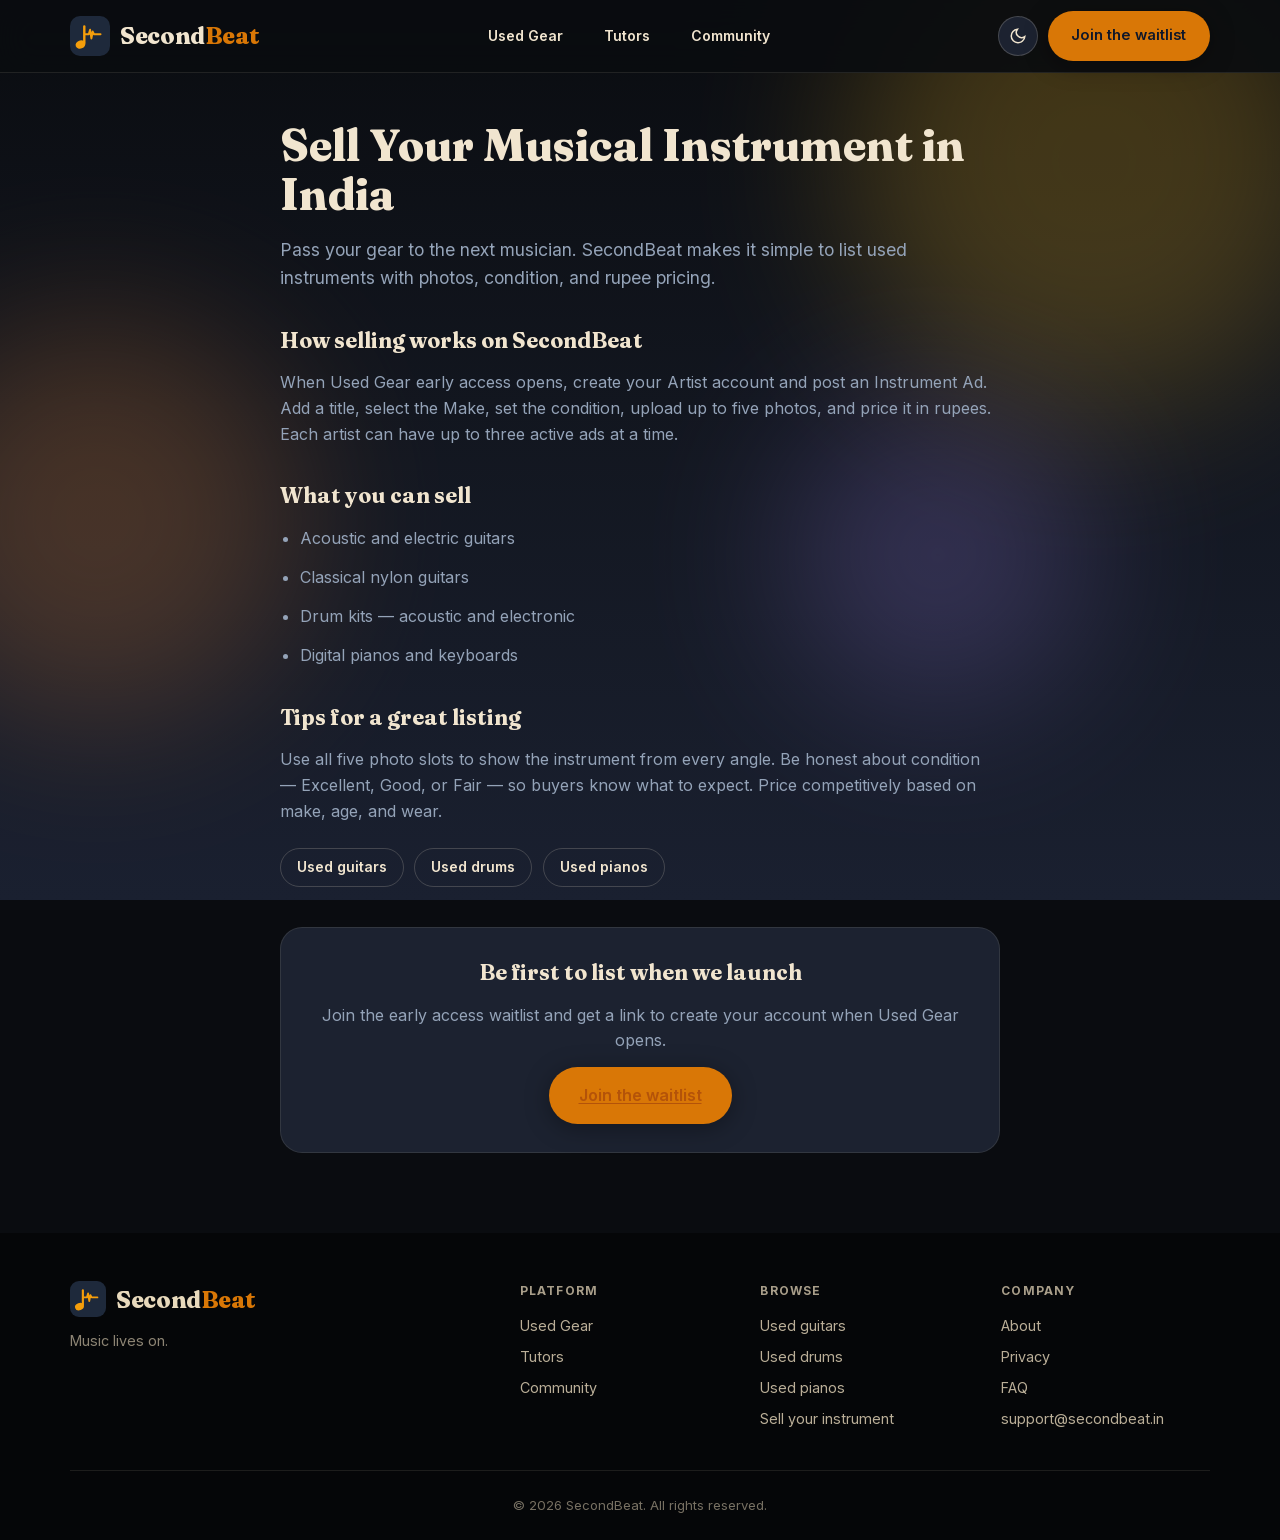
<file: sell-your-instrument/index.html>
<!DOCTYPE html>
<html lang="en" data-theme="light">
  <head>
    <meta charset="UTF-8" />
    <meta name="viewport" content="width=device-width, initial-scale=1.0" />
    <meta
      name="description"
      content="Sell your used musical instrument in India on SecondBeat. List guitars, drums, pianos and more with up to 5 photos. Join the early access waitlist."
    />
    <title>Sell Your Musical Instrument in India — SecondBeat</title>
    <link rel="canonical" href="https://secondbeat.in/sell-your-instrument/" />
    <meta name="robots" content="index, follow, max-image-preview:large" />
    <meta name="theme-color" content="#d97706" />
    <link rel="icon" href="/assets/secondbeat-icon.svg" type="image/svg+xml" />
    <link rel="apple-touch-icon" href="/assets/apple-touch-icon.png" />
    <meta property="og:type" content="website" />
    <meta property="og:url" content="https://secondbeat.in/sell-your-instrument/" />
    <meta property="og:title" content="Sell Your Musical Instrument in India — SecondBeat" />
    <meta property="og:description" content="List your used guitar, drums, piano or keyboard on SecondBeat. Up to 3 ads, 5 photos each, rupee pricing." />
    <meta property="og:image" content="https://secondbeat.in/images/og-secondbeat.jpg" />
    <meta property="og:locale" content="en_IN" />
    <meta name="twitter:card" content="summary_large_image" />
    <meta name="twitter:title" content="Sell Your Musical Instrument in India — SecondBeat" />
    <meta name="twitter:description" content="List used instruments on SecondBeat — built for musicians across India." />
    <meta name="twitter:image" content="https://secondbeat.in/images/og-secondbeat.jpg" />
    <link rel="stylesheet" href="/fonts.css" />
    <link rel="stylesheet" href="/styles.min.css" />
  </head>
  <body>
    <div class="page-bg" aria-hidden="true">
      <div class="page-blob page-blob-1"></div>
      <div class="page-blob page-blob-2"></div>
      <div class="page-blob page-blob-3"></div>
    </div>

    <header class="nav">
      <div class="container nav-inner">
        <a href="/" class="logo">
          <img src="/assets/secondbeat-icon.svg" alt="SecondBeat — used musical instruments marketplace" class="logo-icon" width="40" height="40" />
          <span class="logo-text">Second<span class="logo-accent">Beat</span></span>
        </a>
        <ul class="nav-links">
          <li><a href="/#used-gear">Used Gear</a></li>
          <li><a href="/#tutors">Tutors</a></li>
          <li><a href="/#community">Community</a></li>
        </ul>
        <div class="nav-cta">
          <button type="button" class="theme-toggle" aria-label="Switch theme">
            <svg class="icon-sun" width="18" height="18" viewBox="0 0 24 24" fill="none" stroke="currentColor" stroke-width="2"><circle cx="12" cy="12" r="4"/><path d="M12 2v2M12 20v2M4.93 4.93l1.41 1.41M17.66 17.66l1.41 1.41M2 12h2M20 12h2M4.93 19.07l1.41-1.41M17.66 6.34l1.41-1.41"/></svg>
            <svg class="icon-moon" width="18" height="18" viewBox="0 0 24 24" fill="none" stroke="currentColor" stroke-width="2"><path d="M21 12.79A9 9 0 1111.21 3 7 7 0 0021 12.79z"/></svg>
          </button>
          <a href="/#get-started" class="btn btn-primary">Join the waitlist</a>
        </div>
      </div>
    </header>

    <main class="content-page">
      <div class="content-page-inner">
        <h1>Sell Your Musical Instrument in India</h1>
        <p class="content-page-lead">Pass your gear to the next musician. SecondBeat makes it simple to list used instruments with photos, condition, and rupee pricing.</p>

        <h2>How selling works on SecondBeat</h2>
        <p>When Used Gear early access opens, create your Artist account and post an Instrument Ad. Add a title, select the Make, set the condition, upload up to five photos, and price it in rupees. Each artist can have up to three active ads at a time.</p>

        <h2>What you can sell</h2>
        <ul>
          <li>Acoustic and electric guitars</li>
          <li>Classical nylon guitars</li>
          <li>Drum kits — acoustic and electronic</li>
          <li>Digital pianos and keyboards</li>
        </ul>

        <h2>Tips for a great listing</h2>
        <p>Use all five photo slots to show the instrument from every angle. Be honest about condition — Excellent, Good, or Fair — so buyers know what to expect. Price competitively based on make, age, and wear.</p>

        <div class="category-links">
          <a href="/used-guitars-india/">Used guitars</a>
          <a href="/used-drums-india/">Used drums</a>
          <a href="/used-pianos-india/">Used pianos</a>
        </div>

        <div class="content-page-cta">
          <h2>Be first to list when we launch</h2>
          <p>Join the early access waitlist and get a link to create your account when Used Gear opens.</p>
          <a href="/#get-started" class="btn btn-primary btn-lg">Join the waitlist</a>
        </div>
      </div>
    </main>

    <footer class="footer">
      <div class="container footer-grid">
        <div class="footer-brand">
          <a href="/" class="logo logo-footer">
            <img src="/assets/secondbeat-icon.svg" alt="" class="logo-icon" width="36" height="36" />
            <span class="logo-text">Second<span class="logo-accent">Beat</span></span>
          </a>
          <p>Music lives on.</p>
        </div>
        <div class="footer-links">
          <p class="footer-label">Platform</p>
          <a href="/#used-gear">Used Gear</a>
          <a href="/#tutors">Tutors</a>
          <a href="/#community">Community</a>
        </div>
        <div class="footer-links">
          <p class="footer-label">Browse</p>
          <a href="/used-guitars-india/">Used guitars</a>
          <a href="/used-drums-india/">Used drums</a>
          <a href="/used-pianos-india/">Used pianos</a>
          <a href="/sell-your-instrument/">Sell your instrument</a>
        </div>
        <div class="footer-links">
          <p class="footer-label">Company</p>
          <a href="/about/">About</a>
          <a href="/privacy/">Privacy</a>
          <a href="/#faq">FAQ</a>
          <a href="mailto:support@secondbeat.in">support@secondbeat.in</a>
        </div>
      </div>
      <div class="container footer-bottom">
        <p>&copy; 2026 SecondBeat. All rights reserved.</p>
      </div>
    </footer>
    <script src="/theme.js" defer></script>
  </body>
</html>
</file>
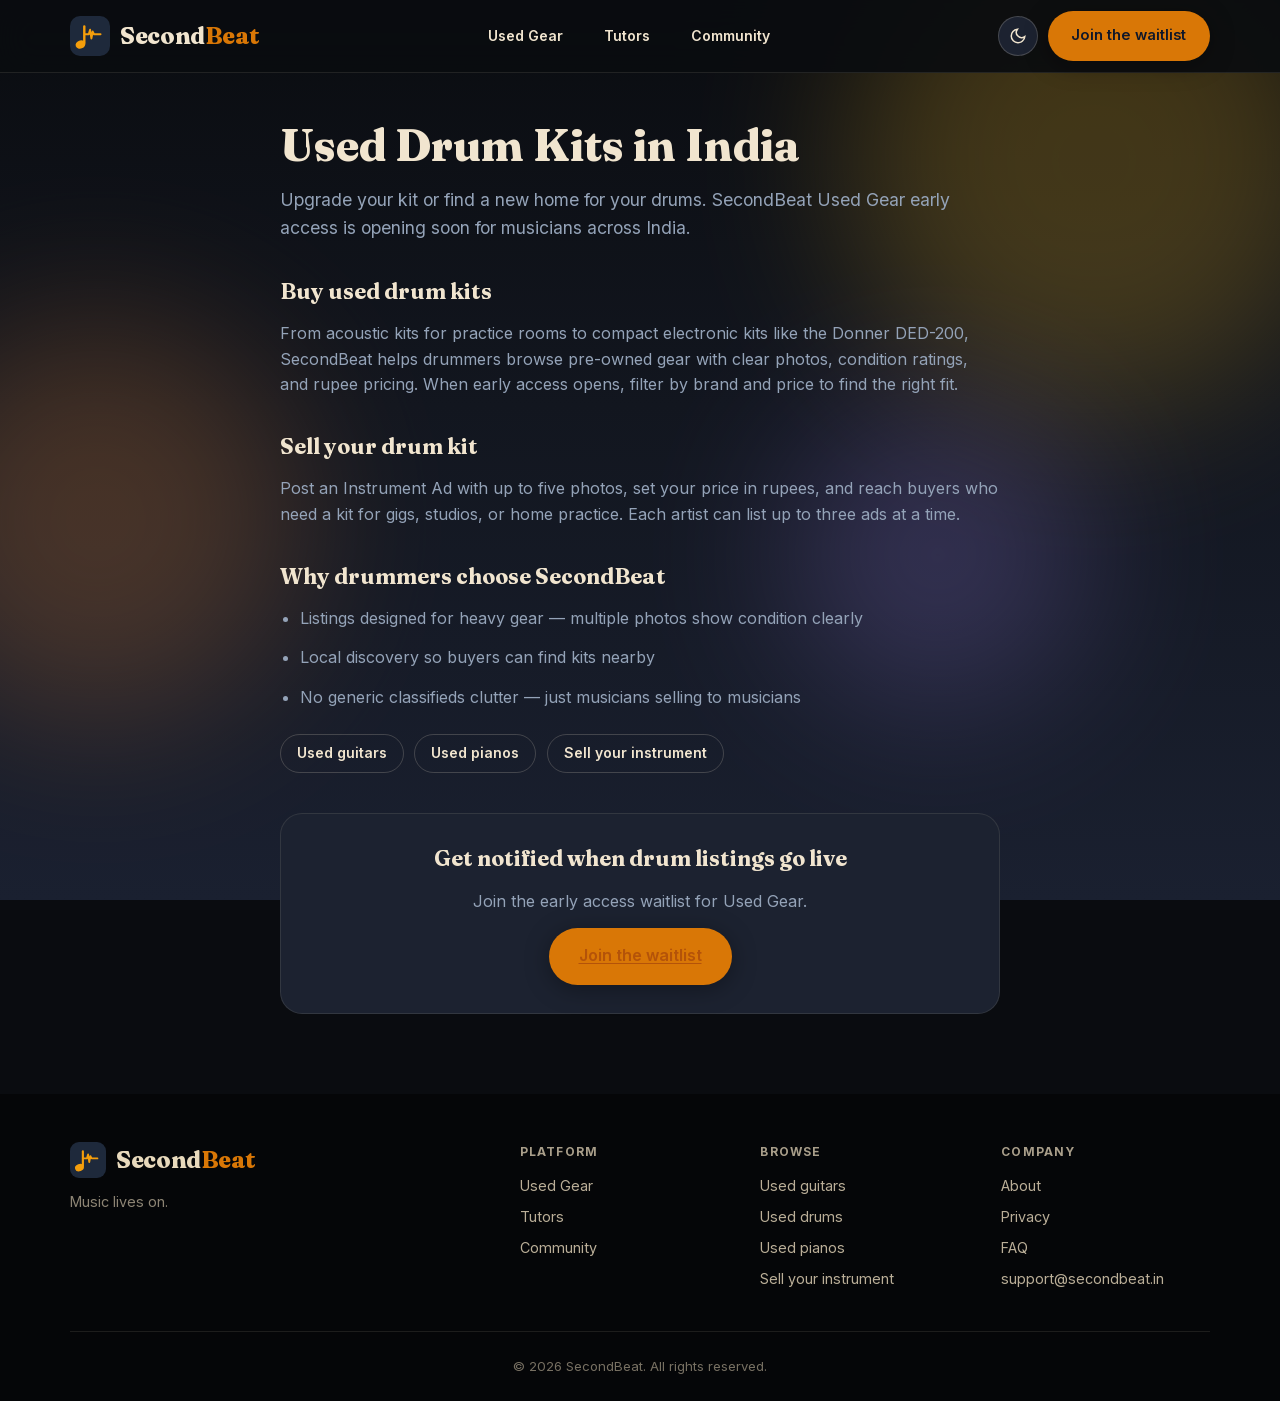
<file: used-drums-india/index.html>
<!DOCTYPE html>
<html lang="en" data-theme="light">
  <head>
    <meta charset="UTF-8" />
    <meta name="viewport" content="width=device-width, initial-scale=1.0" />
    <meta
      name="description"
      content="Buy and sell used drum kits in India on SecondBeat. Acoustic and electronic kits with rupee pricing. Join the early access waitlist."
    />
    <title>Used Drum Kits in India — Buy &amp; Sell on SecondBeat</title>
    <link rel="canonical" href="https://secondbeat.in/used-drums-india/" />
    <meta name="robots" content="index, follow, max-image-preview:large" />
    <meta name="theme-color" content="#d97706" />
    <link rel="icon" href="/assets/secondbeat-icon.svg" type="image/svg+xml" />
    <link rel="apple-touch-icon" href="/assets/apple-touch-icon.png" />
    <meta property="og:type" content="website" />
    <meta property="og:url" content="https://secondbeat.in/used-drums-india/" />
    <meta property="og:title" content="Used Drum Kits in India — Buy &amp; Sell on SecondBeat" />
    <meta property="og:description" content="Buy and sell second-hand drum kits across India. Join the SecondBeat early access waitlist." />
    <meta property="og:image" content="https://secondbeat.in/images/og-secondbeat.jpg" />
    <meta property="og:locale" content="en_IN" />
    <meta name="twitter:card" content="summary_large_image" />
    <meta name="twitter:title" content="Used Drum Kits in India — Buy &amp; Sell on SecondBeat" />
    <meta name="twitter:description" content="Second-hand drum kits across India — acoustic and electronic." />
    <meta name="twitter:image" content="https://secondbeat.in/images/og-secondbeat.jpg" />
    <link rel="stylesheet" href="/fonts.css" />
    <link rel="stylesheet" href="/styles.min.css" />
  </head>
  <body>
    <div class="page-bg" aria-hidden="true">
      <div class="page-blob page-blob-1"></div>
      <div class="page-blob page-blob-2"></div>
      <div class="page-blob page-blob-3"></div>
    </div>

    <header class="nav">
      <div class="container nav-inner">
        <a href="/" class="logo">
          <img src="/assets/secondbeat-icon.svg" alt="SecondBeat — used musical instruments marketplace" class="logo-icon" width="40" height="40" />
          <span class="logo-text">Second<span class="logo-accent">Beat</span></span>
        </a>
        <ul class="nav-links">
          <li><a href="/#used-gear">Used Gear</a></li>
          <li><a href="/#tutors">Tutors</a></li>
          <li><a href="/#community">Community</a></li>
        </ul>
        <div class="nav-cta">
          <button type="button" class="theme-toggle" aria-label="Switch theme">
            <svg class="icon-sun" width="18" height="18" viewBox="0 0 24 24" fill="none" stroke="currentColor" stroke-width="2"><circle cx="12" cy="12" r="4"/><path d="M12 2v2M12 20v2M4.93 4.93l1.41 1.41M17.66 17.66l1.41 1.41M2 12h2M20 12h2M4.93 19.07l1.41-1.41M17.66 6.34l1.41-1.41"/></svg>
            <svg class="icon-moon" width="18" height="18" viewBox="0 0 24 24" fill="none" stroke="currentColor" stroke-width="2"><path d="M21 12.79A9 9 0 1111.21 3 7 7 0 0021 12.79z"/></svg>
          </button>
          <a href="/#get-started" class="btn btn-primary">Join the waitlist</a>
        </div>
      </div>
    </header>

    <main class="content-page">
      <div class="content-page-inner">
        <h1>Used Drum Kits in India</h1>
        <p class="content-page-lead">Upgrade your kit or find a new home for your drums. SecondBeat Used Gear early access is opening soon for musicians across India.</p>

        <h2>Buy used drum kits</h2>
        <p>From acoustic kits for practice rooms to compact electronic kits like the Donner DED-200, SecondBeat helps drummers browse pre-owned gear with clear photos, condition ratings, and rupee pricing. When early access opens, filter by brand and price to find the right fit.</p>

        <h2>Sell your drum kit</h2>
        <p>Post an Instrument Ad with up to five photos, set your price in rupees, and reach buyers who need a kit for gigs, studios, or home practice. Each artist can list up to three ads at a time.</p>

        <h2>Why drummers choose SecondBeat</h2>
        <ul>
          <li>Listings designed for heavy gear — multiple photos show condition clearly</li>
          <li>Local discovery so buyers can find kits nearby</li>
          <li>No generic classifieds clutter — just musicians selling to musicians</li>
        </ul>

        <div class="category-links">
          <a href="/used-guitars-india/">Used guitars</a>
          <a href="/used-pianos-india/">Used pianos</a>
          <a href="/sell-your-instrument/">Sell your instrument</a>
        </div>

        <div class="content-page-cta">
          <h2>Get notified when drum listings go live</h2>
          <p>Join the early access waitlist for Used Gear.</p>
          <a href="/#get-started" class="btn btn-primary btn-lg">Join the waitlist</a>
        </div>
      </div>
    </main>

    <footer class="footer">
      <div class="container footer-grid">
        <div class="footer-brand">
          <a href="/" class="logo logo-footer">
            <img src="/assets/secondbeat-icon.svg" alt="" class="logo-icon" width="36" height="36" />
            <span class="logo-text">Second<span class="logo-accent">Beat</span></span>
          </a>
          <p>Music lives on.</p>
        </div>
        <div class="footer-links">
          <p class="footer-label">Platform</p>
          <a href="/#used-gear">Used Gear</a>
          <a href="/#tutors">Tutors</a>
          <a href="/#community">Community</a>
        </div>
        <div class="footer-links">
          <p class="footer-label">Browse</p>
          <a href="/used-guitars-india/">Used guitars</a>
          <a href="/used-drums-india/">Used drums</a>
          <a href="/used-pianos-india/">Used pianos</a>
          <a href="/sell-your-instrument/">Sell your instrument</a>
        </div>
        <div class="footer-links">
          <p class="footer-label">Company</p>
          <a href="/about/">About</a>
          <a href="/privacy/">Privacy</a>
          <a href="/#faq">FAQ</a>
          <a href="mailto:support@secondbeat.in">support@secondbeat.in</a>
        </div>
      </div>
      <div class="container footer-bottom">
        <p>&copy; 2026 SecondBeat. All rights reserved.</p>
      </div>
    </footer>
    <script src="/theme.js" defer></script>
  </body>
</html>
</file>
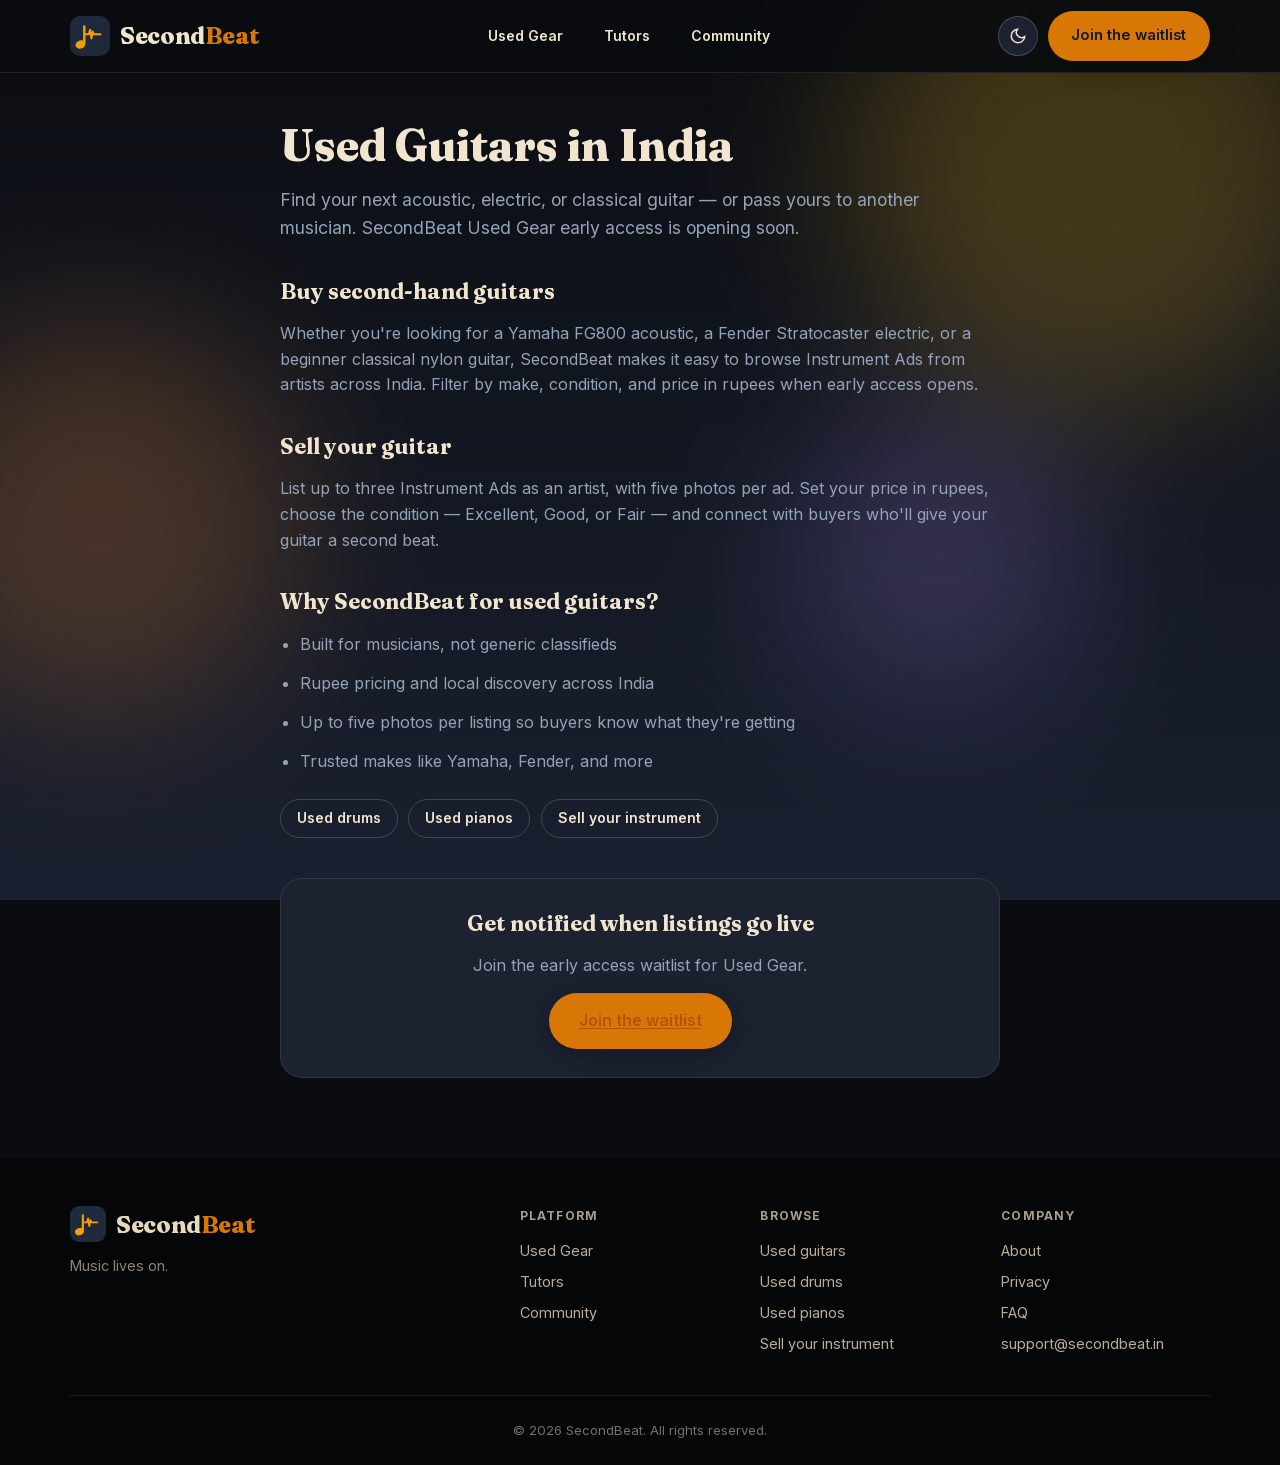
<file: used-guitars-india/index.html>
<!DOCTYPE html>
<html lang="en" data-theme="light">
  <head>
    <meta charset="UTF-8" />
    <meta name="viewport" content="width=device-width, initial-scale=1.0" />
    <meta
      name="description"
      content="Buy and sell used guitars in India on SecondBeat. Acoustic, electric, and classical nylon guitars with rupee pricing. Join early access waitlist."
    />
    <title>Used Guitars in India — Buy &amp; Sell on SecondBeat</title>
    <link rel="canonical" href="https://secondbeat.in/used-guitars-india/" />
    <meta name="robots" content="index, follow, max-image-preview:large" />
    <meta name="theme-color" content="#d97706" />
    <link rel="icon" href="/assets/secondbeat-icon.svg" type="image/svg+xml" />
    <link rel="apple-touch-icon" href="/assets/apple-touch-icon.png" />
    <meta property="og:type" content="website" />
    <meta property="og:url" content="https://secondbeat.in/used-guitars-india/" />
    <meta property="og:title" content="Used Guitars in India — Buy &amp; Sell on SecondBeat" />
    <meta property="og:description" content="Buy and sell second-hand acoustic, electric, and classical guitars across India. Join the SecondBeat early access waitlist." />
    <meta property="og:image" content="https://secondbeat.in/images/og-secondbeat.jpg" />
    <meta property="og:locale" content="en_IN" />
    <meta name="twitter:card" content="summary_large_image" />
    <meta name="twitter:title" content="Used Guitars in India — Buy &amp; Sell on SecondBeat" />
    <meta name="twitter:description" content="Second-hand acoustic, electric, and classical guitars across India." />
    <meta name="twitter:image" content="https://secondbeat.in/images/og-secondbeat.jpg" />
    <link rel="stylesheet" href="/fonts.css" />
    <link rel="stylesheet" href="/styles.min.css" />
  </head>
  <body>
    <div class="page-bg" aria-hidden="true">
      <div class="page-blob page-blob-1"></div>
      <div class="page-blob page-blob-2"></div>
      <div class="page-blob page-blob-3"></div>
    </div>

    <header class="nav">
      <div class="container nav-inner">
        <a href="/" class="logo">
          <img src="/assets/secondbeat-icon.svg" alt="SecondBeat — used musical instruments marketplace" class="logo-icon" width="40" height="40" />
          <span class="logo-text">Second<span class="logo-accent">Beat</span></span>
        </a>
        <ul class="nav-links">
          <li><a href="/#used-gear">Used Gear</a></li>
          <li><a href="/#tutors">Tutors</a></li>
          <li><a href="/#community">Community</a></li>
        </ul>
        <div class="nav-cta">
          <button type="button" class="theme-toggle" aria-label="Switch theme">
            <svg class="icon-sun" width="18" height="18" viewBox="0 0 24 24" fill="none" stroke="currentColor" stroke-width="2"><circle cx="12" cy="12" r="4"/><path d="M12 2v2M12 20v2M4.93 4.93l1.41 1.41M17.66 17.66l1.41 1.41M2 12h2M20 12h2M4.93 19.07l1.41-1.41M17.66 6.34l1.41-1.41"/></svg>
            <svg class="icon-moon" width="18" height="18" viewBox="0 0 24 24" fill="none" stroke="currentColor" stroke-width="2"><path d="M21 12.79A9 9 0 1111.21 3 7 7 0 0021 12.79z"/></svg>
          </button>
          <a href="/#get-started" class="btn btn-primary">Join the waitlist</a>
        </div>
      </div>
    </header>

    <main class="content-page">
      <div class="content-page-inner">
        <h1>Used Guitars in India</h1>
        <p class="content-page-lead">Find your next acoustic, electric, or classical guitar — or pass yours to another musician. SecondBeat Used Gear early access is opening soon.</p>

        <h2>Buy second-hand guitars</h2>
        <p>Whether you're looking for a Yamaha FG800 acoustic, a Fender Stratocaster electric, or a beginner classical nylon guitar, SecondBeat makes it easy to browse Instrument Ads from artists across India. Filter by make, condition, and price in rupees when early access opens.</p>

        <h2>Sell your guitar</h2>
        <p>List up to three Instrument Ads as an artist, with five photos per ad. Set your price in rupees, choose the condition — Excellent, Good, or Fair — and connect with buyers who'll give your guitar a second beat.</p>

        <h2>Why SecondBeat for used guitars?</h2>
        <ul>
          <li>Built for musicians, not generic classifieds</li>
          <li>Rupee pricing and local discovery across India</li>
          <li>Up to five photos per listing so buyers know what they're getting</li>
          <li>Trusted makes like Yamaha, Fender, and more</li>
        </ul>

        <div class="category-links">
          <a href="/used-drums-india/">Used drums</a>
          <a href="/used-pianos-india/">Used pianos</a>
          <a href="/sell-your-instrument/">Sell your instrument</a>
        </div>

        <div class="content-page-cta">
          <h2>Get notified when listings go live</h2>
          <p>Join the early access waitlist for Used Gear.</p>
          <a href="/#get-started" class="btn btn-primary btn-lg">Join the waitlist</a>
        </div>
      </div>
    </main>

    <footer class="footer">
      <div class="container footer-grid">
        <div class="footer-brand">
          <a href="/" class="logo logo-footer">
            <img src="/assets/secondbeat-icon.svg" alt="" class="logo-icon" width="36" height="36" />
            <span class="logo-text">Second<span class="logo-accent">Beat</span></span>
          </a>
          <p>Music lives on.</p>
        </div>
        <div class="footer-links">
          <p class="footer-label">Platform</p>
          <a href="/#used-gear">Used Gear</a>
          <a href="/#tutors">Tutors</a>
          <a href="/#community">Community</a>
        </div>
        <div class="footer-links">
          <p class="footer-label">Browse</p>
          <a href="/used-guitars-india/">Used guitars</a>
          <a href="/used-drums-india/">Used drums</a>
          <a href="/used-pianos-india/">Used pianos</a>
          <a href="/sell-your-instrument/">Sell your instrument</a>
        </div>
        <div class="footer-links">
          <p class="footer-label">Company</p>
          <a href="/about/">About</a>
          <a href="/privacy/">Privacy</a>
          <a href="/#faq">FAQ</a>
          <a href="mailto:support@secondbeat.in">support@secondbeat.in</a>
        </div>
      </div>
      <div class="container footer-bottom">
        <p>&copy; 2026 SecondBeat. All rights reserved.</p>
      </div>
    </footer>
    <script src="/theme.js" defer></script>
  </body>
</html>
</file>
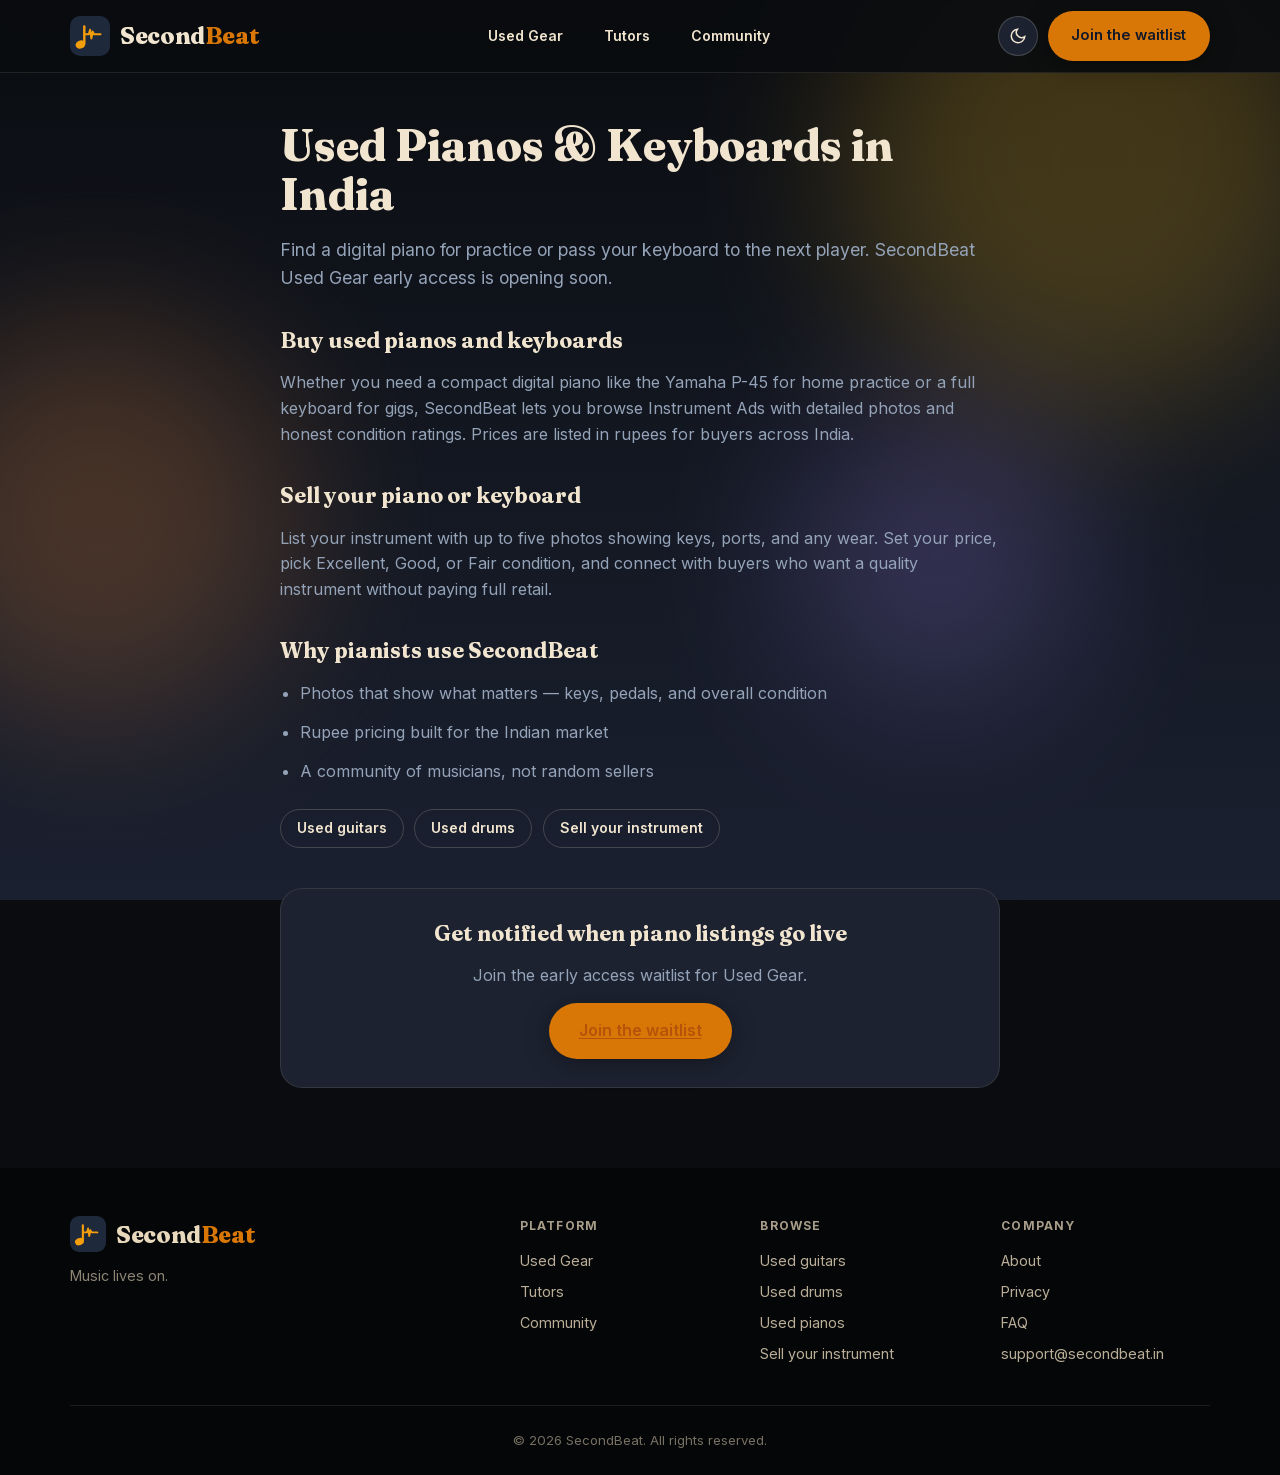
<file: used-pianos-india/index.html>
<!DOCTYPE html>
<html lang="en" data-theme="light">
  <head>
    <meta charset="UTF-8" />
    <meta name="viewport" content="width=device-width, initial-scale=1.0" />
    <meta
      name="description"
      content="Buy and sell used pianos and keyboards in India on SecondBeat. Digital pianos and keyboards with rupee pricing. Join early access."
    />
    <title>Used Pianos &amp; Keyboards in India — SecondBeat</title>
    <link rel="canonical" href="https://secondbeat.in/used-pianos-india/" />
    <meta name="robots" content="index, follow, max-image-preview:large" />
    <meta name="theme-color" content="#d97706" />
    <link rel="icon" href="/assets/secondbeat-icon.svg" type="image/svg+xml" />
    <link rel="apple-touch-icon" href="/assets/apple-touch-icon.png" />
    <meta property="og:type" content="website" />
    <meta property="og:url" content="https://secondbeat.in/used-pianos-india/" />
    <meta property="og:title" content="Used Pianos &amp; Keyboards in India — SecondBeat" />
    <meta property="og:description" content="Buy and sell second-hand digital pianos and keyboards across India." />
    <meta property="og:image" content="https://secondbeat.in/images/og-secondbeat.jpg" />
    <meta property="og:locale" content="en_IN" />
    <meta name="twitter:card" content="summary_large_image" />
    <meta name="twitter:title" content="Used Pianos &amp; Keyboards in India — SecondBeat" />
    <meta name="twitter:description" content="Second-hand digital pianos and keyboards across India." />
    <meta name="twitter:image" content="https://secondbeat.in/images/og-secondbeat.jpg" />
    <link rel="stylesheet" href="/fonts.css" />
    <link rel="stylesheet" href="/styles.min.css" />
  </head>
  <body>
    <div class="page-bg" aria-hidden="true">
      <div class="page-blob page-blob-1"></div>
      <div class="page-blob page-blob-2"></div>
      <div class="page-blob page-blob-3"></div>
    </div>

    <header class="nav">
      <div class="container nav-inner">
        <a href="/" class="logo">
          <img src="/assets/secondbeat-icon.svg" alt="SecondBeat — used musical instruments marketplace" class="logo-icon" width="40" height="40" />
          <span class="logo-text">Second<span class="logo-accent">Beat</span></span>
        </a>
        <ul class="nav-links">
          <li><a href="/#used-gear">Used Gear</a></li>
          <li><a href="/#tutors">Tutors</a></li>
          <li><a href="/#community">Community</a></li>
        </ul>
        <div class="nav-cta">
          <button type="button" class="theme-toggle" aria-label="Switch theme">
            <svg class="icon-sun" width="18" height="18" viewBox="0 0 24 24" fill="none" stroke="currentColor" stroke-width="2"><circle cx="12" cy="12" r="4"/><path d="M12 2v2M12 20v2M4.93 4.93l1.41 1.41M17.66 17.66l1.41 1.41M2 12h2M20 12h2M4.93 19.07l1.41-1.41M17.66 6.34l1.41-1.41"/></svg>
            <svg class="icon-moon" width="18" height="18" viewBox="0 0 24 24" fill="none" stroke="currentColor" stroke-width="2"><path d="M21 12.79A9 9 0 1111.21 3 7 7 0 0021 12.79z"/></svg>
          </button>
          <a href="/#get-started" class="btn btn-primary">Join the waitlist</a>
        </div>
      </div>
    </header>

    <main class="content-page">
      <div class="content-page-inner">
        <h1>Used Pianos &amp; Keyboards in India</h1>
        <p class="content-page-lead">Find a digital piano for practice or pass your keyboard to the next player. SecondBeat Used Gear early access is opening soon.</p>

        <h2>Buy used pianos and keyboards</h2>
        <p>Whether you need a compact digital piano like the Yamaha P-45 for home practice or a full keyboard for gigs, SecondBeat lets you browse Instrument Ads with detailed photos and honest condition ratings. Prices are listed in rupees for buyers across India.</p>

        <h2>Sell your piano or keyboard</h2>
        <p>List your instrument with up to five photos showing keys, ports, and any wear. Set your price, pick Excellent, Good, or Fair condition, and connect with buyers who want a quality instrument without paying full retail.</p>

        <h2>Why pianists use SecondBeat</h2>
        <ul>
          <li>Photos that show what matters — keys, pedals, and overall condition</li>
          <li>Rupee pricing built for the Indian market</li>
          <li>A community of musicians, not random sellers</li>
        </ul>

        <div class="category-links">
          <a href="/used-guitars-india/">Used guitars</a>
          <a href="/used-drums-india/">Used drums</a>
          <a href="/sell-your-instrument/">Sell your instrument</a>
        </div>

        <div class="content-page-cta">
          <h2>Get notified when piano listings go live</h2>
          <p>Join the early access waitlist for Used Gear.</p>
          <a href="/#get-started" class="btn btn-primary btn-lg">Join the waitlist</a>
        </div>
      </div>
    </main>

    <footer class="footer">
      <div class="container footer-grid">
        <div class="footer-brand">
          <a href="/" class="logo logo-footer">
            <img src="/assets/secondbeat-icon.svg" alt="" class="logo-icon" width="36" height="36" />
            <span class="logo-text">Second<span class="logo-accent">Beat</span></span>
          </a>
          <p>Music lives on.</p>
        </div>
        <div class="footer-links">
          <p class="footer-label">Platform</p>
          <a href="/#used-gear">Used Gear</a>
          <a href="/#tutors">Tutors</a>
          <a href="/#community">Community</a>
        </div>
        <div class="footer-links">
          <p class="footer-label">Browse</p>
          <a href="/used-guitars-india/">Used guitars</a>
          <a href="/used-drums-india/">Used drums</a>
          <a href="/used-pianos-india/">Used pianos</a>
          <a href="/sell-your-instrument/">Sell your instrument</a>
        </div>
        <div class="footer-links">
          <p class="footer-label">Company</p>
          <a href="/about/">About</a>
          <a href="/privacy/">Privacy</a>
          <a href="/#faq">FAQ</a>
          <a href="mailto:support@secondbeat.in">support@secondbeat.in</a>
        </div>
      </div>
      <div class="container footer-bottom">
        <p>&copy; 2026 SecondBeat. All rights reserved.</p>
      </div>
    </footer>
    <script src="/theme.js" defer></script>
  </body>
</html>
</file>
<file: fonts.css>
@font-face {
  font-family: "Inter";
  font-style: normal;
  font-weight: 400;
  font-display: swap;
  src: url("fonts/inter-400.woff2") format("woff2");
}

@font-face {
  font-family: "Inter";
  font-style: normal;
  font-weight: 600;
  font-display: swap;
  src: url("fonts/inter-600.woff2") format("woff2");
}

@font-face {
  font-family: "Inter";
  font-style: normal;
  font-weight: 700;
  font-display: swap;
  src: url("fonts/inter-700.woff2") format("woff2");
}

@font-face {
  font-family: "Inter";
  font-style: normal;
  font-weight: 800;
  font-display: swap;
  src: url("fonts/inter-800.woff2") format("woff2");
}

@font-face {
  font-family: "Fraunces";
  font-style: normal;
  font-weight: 700 800;
  font-display: swap;
  src: url("fonts/fraunces-latin.woff2") format("woff2");
}
</file>
<file: styles.min.css>
*,::after,::before{box-sizing:border-box;margin:0;padding:0}[data-theme=light]{--bg:#faf6ee;--bg-secondary:#f1e5cf;--bg-tertiary:#e8d9bc;--surface:#ffffff;--surface-muted:#fffdf8;--text:#0f172a;--text-muted:#475569;--text-inverse:#f1e5cf;--border:rgba(15, 23, 42, 0.08);--border-strong:rgba(15, 23, 42, 0.18);--nav-bg:rgba(250, 246, 238, 0.88);--shadow:0 4px 24px rgba(15, 23, 42, 0.07);--shadow-lg:0 16px 48px rgba(15, 23, 42, 0.12);--marquee-bg:#0f172a;--marquee-text:#f1e5cf;--how-bg:#ffffff;--cta-bg:linear-gradient(135deg, #1e293b 0%, #0f172a 50%, #1a0f08 100%);--cta-text:#f1e5cf;--cta-text-muted:rgba(241, 229, 207, 0.85);--blob-opacity:0.35;--chip-bg:rgba(255, 255, 255, 0.95);--chip-condition-bg:rgba(241, 229, 207, 0.9);--timeline-card-bg:var(--bg);--btn-primary-bg:#0f172a;--btn-primary-hover:#1e293b;--logo-color:#334155}[data-theme=dark]{--bg:#0a0c10;--bg-secondary:#12161f;--bg-tertiary:#1a2030;--surface:#1c2230;--surface-muted:#232a3a;--text:#f1e5cf;--text-muted:#94a3b8;--text-inverse:#0f172a;--border:rgba(241, 229, 207, 0.1);--border-strong:rgba(241, 229, 207, 0.2);--nav-bg:rgba(10, 12, 16, 0.92);--shadow:0 4px 24px rgba(0, 0, 0, 0.35);--shadow-lg:0 16px 48px rgba(0, 0, 0, 0.45);--marquee-bg:#050608;--marquee-text:#e8d9bc;--how-bg:#12161f;--cta-bg:linear-gradient(135deg, #3d2a12 0%, #151921 42%, #1e2430 100%);--cta-text:#f1e5cf;--cta-text-muted:rgba(241, 229, 207, 0.78);--blob-opacity:0.22;--chip-bg:rgba(28, 34, 48, 0.95);--chip-condition-bg:rgba(241, 229, 207, 0.12);--timeline-card-bg:var(--surface-muted);--btn-primary-bg:#d97706;--btn-primary-hover:#b45309;--logo-color:#f1e5cf}:root{--amber:#d97706;--amber-deep:#b45309;--terracotta:#c2410c;--violet:#7c3aed;--rose:#e11d48;--sage:#16a34a;--white:#ffffff;--radius:14px;--radius-lg:22px;--radius-xl:28px;--font:"Inter",system-ui,sans-serif;--display:"Fraunces",Georgia,serif;color-scheme:light dark}[data-theme=light]{color-scheme:light}[data-theme=dark]{color-scheme:dark}html{scroll-behavior:smooth;-webkit-text-size-adjust:100%;text-size-adjust:100%}body{font-family:var(--font);background:var(--bg);color:var(--text);line-height:1.6;-webkit-font-smoothing:antialiased;overflow-x:hidden;transition:background .35s ease,color .35s ease}img{max-width:100%;display:block}a{color:inherit;text-decoration:none}.container{width:min(1140px,92vw);margin-inline:auto;padding-inline:max(0px,env(safe-area-inset-left,0px)) max(0px,env(safe-area-inset-right,0px))}.page-bg{position:fixed;inset:0;z-index:-1;overflow:hidden;background:linear-gradient(180deg,var(--bg) 0,var(--bg-secondary) 45%,var(--bg-tertiary) 100%);transition:background .35s ease}.page-blob{position:absolute;border-radius:50%;filter:blur(80px);opacity:var(--blob-opacity)}.page-blob-1{width:500px;height:500px;background:#fbbf24;top:-10%;right:-5%;animation:blob-float 14s ease-in-out infinite}.page-blob-2{width:400px;height:400px;background:#fb923c;bottom:20%;left:-8%;animation:blob-float 18s ease-in-out infinite reverse}.page-blob-3{width:300px;height:300px;background:#a78bfa;top:45%;right:15%;animation:blob-float 12s ease-in-out infinite 3s}@keyframes blob-float{0%,100%{transform:translate(0,0) scale(1)}33%{transform:translate(30px,-20px) scale(1.05)}66%{transform:translate(-20px,15px) scale(.95)}}.reveal{animation:reveal-up .8s cubic-bezier(.22,1,.36,1) both}.reveal-delay{animation-delay:.15s}@keyframes reveal-up{from{opacity:0;transform:translateY(28px)}to{opacity:1;transform:translateY(0)}}.nav{position:sticky;top:0;z-index:100;background:var(--nav-bg);backdrop-filter:blur(16px);-webkit-backdrop-filter:blur(16px);border-bottom:1px solid var(--border);transition:background .35s ease,border-color .35s ease}.nav-inner{display:flex;align-items:center;justify-content:space-between;height:4.5rem}.logo{display:flex;align-items:center;gap:.65rem;flex-shrink:0;text-decoration:none}.logo-icon{width:2.5rem;height:2.5rem;flex-shrink:0;display:block}.logo-text{font-family:var(--display);font-size:1.45rem;font-weight:800;color:var(--text);letter-spacing:-.02em;line-height:1;white-space:nowrap}.logo-accent{color:var(--amber)}.logo-footer .logo-text{color:var(--marquee-text)}.logo-footer .logo-icon{width:2.25rem;height:2.25rem}.nav-links{display:flex;gap:.35rem;list-style:none}.nav-links a{padding:.45rem 1.1rem;border-radius:999px;font-weight:600;font-size:.88rem;transition:background .2s,color .2s}.nav-links a:hover{background:var(--border)}.nav-links a.active{background:var(--btn-primary-bg);color:var(--text-inverse)}.nav-cta{display:flex;align-items:center;gap:.6rem}.theme-toggle{display:flex;align-items:center;justify-content:center;width:2.5rem;height:2.5rem;border-radius:999px;border:1px solid var(--border-strong);background:var(--surface);color:var(--text);cursor:pointer;transition:background .2s,transform .15s,border-color .2s}.theme-toggle:hover{background:var(--bg-secondary);transform:scale(1.05)}.theme-toggle .icon-moon{display:none}[data-theme=dark] .theme-toggle .icon-sun{display:none}[data-theme=dark] .theme-toggle .icon-moon{display:block}.btn{display:inline-flex;align-items:center;justify-content:center;gap:.45rem;padding:.7rem 1.35rem;border-radius:999px;font-weight:600;font-size:.92rem;border:2px solid transparent;cursor:pointer;transition:all .2s ease;white-space:nowrap}.btn:active{transform:scale(.97)}.btn-lg{padding:.85rem 1.75rem;font-size:1rem}.btn-primary{background:var(--btn-primary-bg);color:var(--text-inverse);box-shadow:var(--shadow)}.btn-primary:hover{background:var(--btn-primary-hover);transform:translateY(-2px);box-shadow:var(--shadow-lg)}.btn-outline{background:0 0;border-color:var(--border-strong);color:var(--text)}.btn-outline:hover{border-color:var(--text);background:var(--surface)}.btn-ghost{background:0 0;color:var(--text-muted)}.btn-ghost:hover{color:var(--text);background:var(--border)}.btn-accent{background:linear-gradient(135deg,var(--amber) 0,var(--terracotta) 100%);color:var(--surface);box-shadow:0 4px 20px rgba(194,65,12,.35)}.btn-accent:hover{transform:translateY(-2px);box-shadow:0 8px 28px rgba(194,65,12,.4)}.btn-outline-light{background:0 0;border-color:rgba(241,229,207,.55);color:var(--cta-text)}.btn-outline-light:hover{background:var(--cta-text);color:var(--text);border-color:var(--cta-text)}.chip{display:inline-block;padding:.2rem .65rem;border-radius:999px;font-size:.72rem;font-weight:700;text-transform:uppercase;letter-spacing:.04em}.chip-live{background:#dcfce7;color:#166534;animation:chip-pulse 2.5s ease-in-out infinite}.chip-preview{background:rgba(217,119,6,.22);color:#92400e}[data-theme=dark] .chip-preview{background:rgba(217,119,6,.28);color:#fcd34d}.chip-condition{background:var(--chip-condition-bg);color:var(--text-muted);text-transform:capitalize}.chip-photos{position:absolute;top:var(--hero-overlay-gap,1rem);right:var(--hero-overlay-inline,1rem);z-index:3;background:var(--chip-bg);backdrop-filter:blur(8px);padding:.5rem .75rem;border-radius:var(--radius);box-shadow:var(--shadow);font-size:.75rem;text-align:center;color:var(--text)}.chip-photos strong{display:block;font-size:1.3rem;color:var(--amber-deep)}@keyframes chip-pulse{0%,100%{box-shadow:0 0 0 0 rgba(22,101,52,.3)}50%{box-shadow:0 0 0 6px rgba(22,101,52,0)}}.eyebrow{text-transform:uppercase;letter-spacing:.14em;font-size:.78rem;font-weight:700;color:var(--amber-deep);margin-bottom:.6rem}.section-head h2{font-family:var(--display);font-size:clamp(1.85rem, 3.5vw, 2.75rem);font-weight:800;letter-spacing:-.03em;line-height:1.15;margin-bottom:.6rem}.section-desc{color:var(--text-muted);max-width:32rem;font-size:1.05rem}.text-gradient{background:linear-gradient(135deg,var(--amber-deep) 0,var(--terracotta) 100%);-webkit-background-clip:text;-webkit-text-fill-color:transparent;background-clip:text}.hero{padding:4rem 0 3rem;position:relative;overflow-x:clip}.hero-grid{display:grid;grid-template-columns:minmax(0,1fr) minmax(0,1fr);gap:clamp(2rem,4vw,3rem);align-items:center}.hero-badge{display:inline-flex;align-items:center;gap:.5rem;padding:.4rem 1rem .4rem .65rem;background:var(--surface);border:1px solid var(--border);border-radius:999px;font-size:.82rem;font-weight:700;color:var(--amber-deep);margin-bottom:1.5rem;box-shadow:var(--shadow)}.pulse-dot{width:8px;height:8px;border-radius:50%;background:var(--amber);animation:pulse-dot 2s ease-in-out infinite}@keyframes pulse-dot{0%,100%{opacity:1;transform:scale(1)}50%{opacity:.5;transform:scale(1.3)}}.hero h1{font-family:var(--display);font-size:clamp(2.6rem, 5.5vw, 4rem);font-weight:800;line-height:1.08;letter-spacing:-.03em;margin-bottom:1.25rem}.hero-lead{font-size:1.12rem;color:var(--text-muted);max-width:30rem;margin-bottom:2rem;line-height:1.7}.hero-actions{display:flex;flex-wrap:wrap;gap:.85rem;margin-bottom:2.5rem}.hero-trust{display:flex;align-items:center;gap:1.25rem;flex-wrap:wrap}.trust-item{display:flex;flex-direction:column}.trust-item strong{font-size:1.25rem;font-weight:800;color:var(--amber-deep);line-height:1.2}.trust-item span{font-size:.78rem;color:var(--text-muted);font-weight:500}.trust-divider{width:1px;height:2rem;background:rgba(15,23,42,.12)}.hero-copy,.hero-visual{min-width:0}.hero-visual{position:relative;width:min(100%,clamp(240px,42vw,382.5px));max-width:100%;aspect-ratio:1;height:auto;margin-inline:auto;animation:hero-float 5s ease-in-out infinite;--hero-carousel-duration:25s;--hero-carousel-step:5s}@keyframes hero-float{0%,100%{transform:translateY(0)}50%{transform:translateY(-12px)}}.hero-card{background:var(--surface);border-radius:var(--radius-xl);box-shadow:var(--shadow-lg);overflow:hidden}.hero-card-ghost{position:absolute;inset:0;z-index:0;opacity:.45}.hero-card-ghost-1{transform:rotate(5deg) translate(16px,12px)}.hero-card-ghost-2{transform:rotate(-4deg) translate(-14px,8px);background:var(--bg-tertiary)}.hero-card-main{position:relative;z-index:2;width:100%;height:100%;display:grid;grid-template-rows:minmax(0,1fr) auto;grid-template-areas:"image" "body";--hero-overlay-gap:1rem;--hero-overlay-inline:1rem;--hero-dots-size:4.75rem}.hero-card-image{grid-area:image;position:relative;flex:1;display:flex;align-items:center;justify-content:center;min-height:250px;overflow:visible}.hero-photo-stack{position:absolute;inset:0;overflow:hidden;isolation:isolate}.hero-carousel-slide{opacity:0;z-index:0;visibility:hidden;pointer-events:none;will-change:opacity;backface-visibility:hidden;animation:photo-fade var(--hero-carousel-duration) linear infinite}.hero-card-meta .hero-carousel-slide:first-child,.hero-card-prices .hero-carousel-slide:first-child,.hero-photo-dots .hero-carousel-slide:first-child,.hero-photo-stack .hero-carousel-slide:first-child{animation-delay:calc(var(--hero-carousel-step) * -.05)}.hero-card-meta .hero-carousel-slide:nth-child(2),.hero-card-prices .hero-carousel-slide:nth-child(2),.hero-photo-dots .hero-carousel-slide:nth-child(2),.hero-photo-stack .hero-carousel-slide:nth-child(2){animation-delay:calc(var(--hero-carousel-step) * 1)}.hero-card-meta .hero-carousel-slide:nth-child(3),.hero-card-prices .hero-carousel-slide:nth-child(3),.hero-photo-dots .hero-carousel-slide:nth-child(3),.hero-photo-stack .hero-carousel-slide:nth-child(3){animation-delay:calc(var(--hero-carousel-step) * 2)}.hero-card-meta .hero-carousel-slide:nth-child(4),.hero-card-prices .hero-carousel-slide:nth-child(4),.hero-photo-dots .hero-carousel-slide:nth-child(4),.hero-photo-stack .hero-carousel-slide:nth-child(4){animation-delay:calc(var(--hero-carousel-step) * 3)}.hero-card-meta .hero-carousel-slide:nth-child(5),.hero-card-prices .hero-carousel-slide:nth-child(5),.hero-photo-dots .hero-carousel-slide:nth-child(5),.hero-photo-stack .hero-carousel-slide:nth-child(5){animation-delay:calc(var(--hero-carousel-step) * 4)}.hero-photo{position:absolute;inset:0}.hero-photo img{width:100%;height:100%;object-fit:cover;display:block;transform:translateZ(0)}@keyframes photo-fade{0%{opacity:0;z-index:0;visibility:hidden;pointer-events:none;animation-timing-function:cubic-bezier(0.4,0,0.2,1)}1%{visibility:visible}5%{opacity:1;z-index:2;visibility:visible;pointer-events:auto;animation-timing-function:linear}20%{opacity:1;z-index:2;pointer-events:auto;animation-timing-function:cubic-bezier(0.4,0,1,1)}25%{opacity:0;z-index:0;visibility:hidden;pointer-events:none}100%{opacity:0;z-index:0;visibility:hidden;pointer-events:none}}.chip-live,.chip-preview{position:absolute;top:var(--hero-overlay-gap,1rem);left:var(--hero-overlay-inline,1rem);z-index:3}.hero-photo-dots{position:absolute;bottom:var(--hero-overlay-gap,1rem);right:var(--hero-overlay-inline,1rem);left:auto;z-index:3;display:flex;gap:.4rem}.hero-dot{width:7px;height:7px;border-radius:50%;background:rgba(255,255,255,.35)}.hero-photo-dots .hero-carousel-slide{animation-name:dot-active;opacity:1;visibility:visible;pointer-events:auto;z-index:auto}@keyframes dot-active{0%{background:rgba(255,255,255,.35);transform:scale(1);animation-timing-function:cubic-bezier(0.4,0,0.2,1)}5%{background:#fff;transform:scale(1.2);animation-timing-function:linear}20%{background:#fff;transform:scale(1.2);animation-timing-function:cubic-bezier(0.4,0,1,1)}25%{background:rgba(255,255,255,.35);transform:scale(1)}100%{background:rgba(255,255,255,.35);transform:scale(1)}}.hero-card-body{grid-area:body;padding:1.1rem 1.4rem;display:flex;justify-content:space-between;align-items:center;border-top:1px solid var(--border);background:var(--surface)}.hero-card-meta{position:relative;flex:1;min-width:0;min-height:3.25rem}.hero-listing{position:absolute;inset:0;display:flex;flex-direction:column;align-items:flex-start;gap:.3rem;justify-content:center}.hero-card-title{font-weight:700;font-size:1.02rem;line-height:1.25}.hero-listing .chip-condition{padding:.15rem .55rem;font-size:.68rem;font-weight:600;letter-spacing:.02em}.hero-card-prices{position:relative;flex-shrink:0;min-width:5.5rem;min-height:1.5rem}.hero-card-price{position:absolute;inset:0;display:flex;align-items:center;justify-content:flex-end;font-weight:800;font-size:1.2rem;color:var(--amber-deep)}.hero-card-mini{grid-area:image;align-self:end;justify-self:start;position:relative;z-index:4;display:flex;align-items:center;gap:.6rem;margin:0 0 var(--hero-overlay-gap,1rem) var(--hero-overlay-inline,1rem);padding:.7rem 1rem;width:max-content;max-width:min(11.75rem,calc(100% - var(--hero-dots-size,4.75rem) - var(--hero-overlay-inline,1rem) - .5rem))}.mini-icon{font-size:1.1rem}.hero-card-mini strong{display:block;font-size:.82rem}.hero-card-mini span{font-size:.72rem;color:var(--text-muted)}.featured{padding:5rem 0;content-visibility:auto;contain-intrinsic-size:auto 600px}.listing-track{display:grid;grid-template-columns:repeat(4,minmax(0,1fr));gap:1.25rem;align-items:stretch}.listing-card{width:100%;min-width:0;scroll-snap-align:start;display:flex;flex-direction:column;background:var(--surface);border-radius:var(--radius-lg);overflow:hidden;box-shadow:var(--shadow);border:1px solid var(--border);transition:transform .25s ease,box-shadow .25s ease,background .35s ease;cursor:pointer}.listing-card:hover{transform:translateY(-8px) rotate(-1deg);box-shadow:var(--shadow-lg)}.listing-visual{height:180px;position:relative;overflow:hidden;background:var(--bg-tertiary)}.listing-visual img{width:100%;height:100%;object-fit:cover;display:block;transition:transform .4s ease}.listing-card:hover .listing-visual img{transform:scale(1.06)}.listing-body{flex:1;display:flex;flex-direction:column;padding:1.15rem 1.25rem 1.25rem;min-height:118px}.listing-make{font-size:.72rem;font-weight:700;text-transform:uppercase;letter-spacing:.08em;color:var(--amber-deep)}.listing-body h3{font-size:1rem;font-weight:700;margin:.3rem 0 .75rem;line-height:1.3;min-height:2.6em;overflow:hidden;display:-webkit-box;-webkit-line-clamp:2;-webkit-box-orient:vertical}.listing-footer{display:flex;justify-content:space-between;align-items:center;margin-top:auto}.listing-price{font-weight:800;color:var(--text);font-size:1.05rem}.pillars{padding:5rem 0;content-visibility:auto;contain-intrinsic-size:auto 500px}.bento{display:grid;grid-template-columns:repeat(3,minmax(0,1fr));gap:1.25rem;align-items:stretch}.bento-card{position:relative;display:flex;flex-direction:column;width:100%;min-width:0;padding:2rem;border-radius:var(--radius-xl);background:var(--surface);border:1px solid var(--border);box-shadow:var(--shadow);overflow:hidden;transition:transform .3s ease,box-shadow .3s ease,background .35s ease}.bento-card:hover{transform:translateY(-6px);box-shadow:var(--shadow-lg)}.bento-glow{position:absolute;top:-40%;right:-30%;width:200px;height:200px;border-radius:50%;filter:blur(50px);opacity:.4;transition:opacity .3s}.bento-card:hover .bento-glow{opacity:.65}.bento-gear .bento-glow{background:var(--amber)}.bento-tutors .bento-glow{background:var(--violet)}.bento-community .bento-glow{background:var(--rose)}.bento-gear{border-color:rgba(180,83,9,.35)}.bento-gear.live{background:linear-gradient(160deg,var(--surface) 55%,rgba(251,191,36,.14))}[data-theme=dark] .bento-gear.live{background:linear-gradient(160deg,var(--surface) 55%,rgba(217,119,6,.12))}.tag-soon{background:var(--bg-tertiary);color:var(--text-muted)}.bento-icon{font-size:2rem;margin-bottom:1rem;position:relative}.bento-tag{display:inline-block;padding:.25rem .7rem;border-radius:999px;font-size:.7rem;font-weight:700;text-transform:uppercase;letter-spacing:.06em;margin-bottom:.85rem;position:relative}.tag-live{background:#dcfce7;color:#166534}[data-theme=dark] .tag-live{background:rgba(22,101,52,.25);color:#86efac}.tag-soon{background:var(--bg-tertiary);color:var(--text-muted)}.bento-card h3{font-family:var(--display);font-size:1.45rem;font-weight:800;margin-bottom:.5rem;position:relative}.bento-card p{color:var(--text-muted);font-size:.92rem;line-height:1.65;position:relative;flex:1}.bento-footer{margin-top:auto;padding-top:1.25rem;min-height:2.75rem;display:flex;align-items:flex-end;position:relative}.bento-link{display:inline-block;font-weight:700;font-size:.88rem;color:var(--amber-deep);transition:gap .2s}.bento-link:hover{text-decoration:underline}.bento-link-muted{color:var(--text-muted);font-weight:600;cursor:default}.bento-link-muted:hover{text-decoration:none}.how{padding:5rem 0;background:var(--how-bg);border-block:1px solid var(--border);transition:background .35s ease;content-visibility:auto;contain-intrinsic-size:auto 500px}.timeline{display:grid;grid-template-columns:repeat(4,minmax(0,1fr));gap:1.25rem;position:relative;align-items:stretch}.timeline::before{content:"";position:absolute;top:1.75rem;left:10%;right:10%;height:3px;background:linear-gradient(90deg,var(--amber),var(--violet),var(--rose),var(--sage));border-radius:999px;opacity:.35}.timeline-step{display:flex;flex-direction:column;align-items:center;text-align:center;position:relative;height:100%}.timeline-node{width:3rem;height:3rem;border-radius:50%;background:var(--btn-primary-bg);color:var(--text-inverse);font-weight:800;font-size:1.1rem;display:flex;align-items:center;justify-content:center;margin-bottom:1.25rem;position:relative;z-index:1;box-shadow:var(--shadow);transition:transform .3s ease,background .35s ease}.timeline-step:hover .timeline-node{transform:scale(1.12)}.timeline-card{background:var(--timeline-card-bg);border-radius:var(--radius-lg);padding:1.5rem 1.25rem;border:1px solid var(--border);transition:background .3s,transform .3s;flex:1;width:100%;display:flex;flex-direction:column}.timeline-step:hover .timeline-card{background:var(--surface);transform:translateY(-4px);box-shadow:var(--shadow)}.timeline-icon{font-size:1.5rem;display:block;margin-bottom:.65rem}.timeline-card h3{font-size:1rem;font-weight:700;margin-bottom:.4rem}.timeline-card p{font-size:.85rem;color:var(--text-muted);line-height:1.55;flex:1}.stats{padding:4rem 0 5rem}.stats-grid{display:grid;grid-template-columns:repeat(3,minmax(0,1fr));gap:1.25rem;align-items:stretch}.stat-tile{padding:2rem 1.5rem;border-radius:var(--radius-xl);text-align:center;color:var(--surface);transition:transform .3s ease;position:relative;overflow:hidden;display:flex;flex-direction:column;align-items:center;justify-content:center;min-height:180px}.stat-tile:hover{transform:translateY(-6px) scale(1.02)}.stat-tile::before{content:"";position:absolute;inset:0;background:radial-gradient(circle at 30% 20%,rgba(255,255,255,.15),transparent 60%)}.stat-tile-1{background:linear-gradient(145deg,#b45309,#78350f)}.stat-tile-2{background:linear-gradient(145deg,#7c3aed,#4c1d95)}.stat-tile-3{background:linear-gradient(145deg,#059669,#064e3b)}.stat-icon{font-size:1.75rem;display:block;margin-bottom:.5rem;position:relative}.stat-value{font-family:var(--display);font-size:3rem;font-weight:800;line-height:1;position:relative}.stat-label{font-size:.88rem;opacity:.9;margin-top:.5rem;position:relative}.cta{padding:2rem 0 5rem}.cta-box{background:var(--cta-bg);color:var(--cta-text);border-radius:var(--radius-xl);padding:4.5rem 3rem;text-align:center;position:relative;overflow:hidden;border:1px solid var(--border)}.cta-box::after{content:"";position:absolute;inset:0;background:radial-gradient(circle at 70% 20%,rgba(217,119,6,.18),transparent 55%);pointer-events:none}.cta-wave{position:absolute;bottom:0;left:0;right:0;height:80px;opacity:.6}.cta-notes{position:absolute;inset:0;display:flex;align-items:center;justify-content:space-around;font-size:2rem;opacity:.06;pointer-events:none;animation:notes-drift 20s linear infinite}@keyframes notes-drift{from{transform:translateX(-5%)}to{transform:translateX(5%)}}.cta-box h2{font-family:var(--display);font-size:clamp(1.85rem, 3.5vw, 2.5rem);font-weight:800;margin-bottom:.75rem;position:relative;z-index:1;color:var(--cta-text)}.cta-box p{color:var(--cta-text-muted);max-width:30rem;margin:0 auto 2rem;font-size:1.05rem;position:relative;z-index:1}.cta-actions{display:flex;justify-content:center;flex-wrap:wrap;gap:1rem;position:relative;z-index:1}.waitlist-form{position:relative;z-index:1;max-width:32rem;margin:0 auto;text-align:center}.waitlist-form.is-success .waitlist-form-body{display:none}.waitlist-form-body{display:block}.waitlist-fields{display:grid;gap:.75rem;margin-bottom:1.25rem}@media (min-width:640px){.waitlist-fields{grid-template-columns:1fr 1fr}}.waitlist-input,.waitlist-select{width:100%;padding:.85rem 1.15rem;border-radius:999px;border:1px solid rgba(255,255,255,.22);background-color:rgba(255,255,255,.08);color:var(--cta-text);font:inherit;font-size:1rem;transition:border-color .2s ease,background-color .2s ease}.waitlist-select{-webkit-appearance:none;-moz-appearance:none;appearance:none;cursor:pointer;color-scheme:dark;text-align:left;background-image:linear-gradient(45deg,transparent 50%,var(--cta-text-muted) 50%),linear-gradient(135deg,var(--cta-text-muted) 50%,transparent 50%);background-position:calc(100% - 18px) calc(50% - 3px),calc(100% - 12px) calc(50% - 3px);background-size:6px 6px,6px 6px;background-repeat:no-repeat;padding-right:2.25rem}.waitlist-select option{background-color:#1e293b;color:var(--cta-text)}.waitlist-input::placeholder{color:rgba(255,255,255,.55)}.waitlist-input:focus,.waitlist-select:focus{outline:2px solid var(--amber);outline-offset:2px}.waitlist-consent{display:inline-flex;align-items:flex-start;gap:.65rem;max-width:26rem;margin-inline:auto;text-align:left;font-size:.88rem;color:var(--cta-text-muted);margin-bottom:.75rem;cursor:pointer}.waitlist-consent input{margin-top:.2rem;flex-shrink:0;accent-color:var(--amber)}.waitlist-disclosure{max-width:26rem;margin-inline:auto;font-size:.8rem;line-height:1.45;color:var(--cta-text-muted);margin-bottom:1rem}.waitlist-turnstile{display:flex;justify-content:center;min-height:0;margin-bottom:1rem}.waitlist-turnstile:not(:empty){min-height:65px}.waitlist-message{margin-bottom:1rem;padding:.75rem 1rem;border-radius:var(--radius);font-size:.92rem}.waitlist-message-error{background:rgba(239,68,68,.16);color:#fecaca;border:1px solid rgba(239,68,68,.35)}.waitlist-success{animation:reveal-up .55s cubic-bezier(.22,1,.36,1) both}.waitlist-success-icon{display:inline-flex;align-items:center;justify-content:center;width:4rem;height:4rem;margin:0 auto 1.25rem;border-radius:999px;background:rgba(217,119,6,.18);color:#fcd34d;border:1px solid rgba(217,119,6,.35)}.waitlist-success-title{font-family:var(--display);font-size:clamp(1.5rem, 3vw, 1.85rem);font-weight:800;color:var(--cta-text);margin-bottom:.75rem}.waitlist-success-text{max-width:24rem;margin:0 auto 1.75rem;color:var(--cta-text-muted);font-size:1rem;line-height:1.55}.waitlist-success-actions{display:flex;justify-content:center;flex-wrap:wrap;gap:1rem}.waitlist-actions{display:flex;justify-content:center;flex-wrap:wrap;gap:1rem}.sr-only{position:absolute;width:1px;height:1px;padding:0;margin:-1px;overflow:hidden;clip:rect(0,0,0,0);white-space:nowrap;border:0}.footer{background:var(--marquee-bg);color:var(--marquee-text);padding:3rem 0 0;transition:background .35s ease}.footer-grid{display:grid;grid-template-columns:2fr 1fr 1fr 1fr;gap:2rem;padding-bottom:2.5rem;border-bottom:1px solid rgba(241,229,207,.1)}.footer-brand p{opacity:.6;font-size:.9rem;margin-top:.75rem}.footer-links{display:flex;flex-direction:column;gap:.5rem}.footer-label{font-size:.75rem;font-weight:700;text-transform:uppercase;letter-spacing:.1em;opacity:.72;margin-bottom:.35rem;color:var(--marquee-text)}.footer-links a{font-size:.9rem;opacity:.8;transition:opacity .2s}.footer-links a:hover{opacity:1}.footer-bottom{padding:1.5rem 0;text-align:center;font-size:.82rem;opacity:.5}@media (prefers-reduced-motion:reduce){*,::after,::before{animation-duration:0s!important;animation-iteration-count:1!important;transition-duration:0s!important}.hero-card-meta .hero-carousel-slide:first-child,.hero-card-prices .hero-carousel-slide:first-child,.hero-photo-stack .hero-carousel-slide:first-child{opacity:1;visibility:visible;z-index:2}}@media (max-width:1200px){.listing-track{grid-template-columns:repeat(3,minmax(0,1fr))}}@media (max-width:1024px){.hero-grid{grid-template-columns:1fr;text-align:center}.hero-copy{display:flex;flex-direction:column;align-items:center}.hero-lead{margin-inline:auto}.hero-actions{justify-content:center}.hero-trust{justify-content:center}.hero-visual{width:min(100%,clamp(260px,72vw,382.5px));margin-top:2rem}.hero-card-main{--hero-overlay-gap:0.9rem;--hero-overlay-inline:0.9rem;--hero-dots-size:4.5rem}.bento{grid-template-columns:repeat(2,minmax(0,1fr))}.bento-community{grid-column:1/-1}.timeline{grid-template-columns:repeat(2,minmax(0,1fr))}.timeline::before{display:none}}@media (max-width:960px){.nav-inner{gap:.75rem;height:auto;min-height:4.5rem;padding-block:0.65rem;flex-wrap:wrap}.nav-links{display:flex;order:3;flex:1 1 100%;justify-content:center;gap:.25rem;overflow-x:auto;-webkit-overflow-scrolling:touch;scrollbar-width:none;padding-bottom:.15rem}.nav-links::-webkit-scrollbar{display:none}.nav-links a{flex-shrink:0;padding:.4rem .85rem;font-size:.82rem}.stats-grid{grid-template-columns:repeat(3,minmax(0,1fr))}.stat-value{font-size:clamp(2rem, 6vw, 3rem)}.footer-grid{grid-template-columns:1fr 1fr;text-align:left}.footer-brand{grid-column:1/-1;text-align:center}}@media (max-width:768px){.featured,.hero,.how,.pillars{padding-block:3.5rem}.stats{padding:3rem 0 3.5rem}.hero h1{font-size:clamp(2rem, 8vw, 2.75rem)}.hero-lead{font-size:1rem}.hero-visual{width:min(100%,clamp(240px,85vw,340px))}.hero-card-main{--hero-overlay-gap:0.85rem;--hero-overlay-inline:0.85rem;--hero-dots-size:4.25rem}.hero-card-mini{padding:.65rem .9rem;gap:.5rem}.hero-card-body{padding:1rem 1.1rem;gap:.5rem}.hero-card-image{min-height:clamp(180px,45vw,250px)}.listing-track{grid-template-columns:repeat(2,minmax(0,1fr));gap:1rem}.bento{grid-template-columns:1fr}.bento-community{grid-column:auto}.stats-grid{grid-template-columns:1fr;gap:1rem}.stat-tile{min-height:150px;padding:1.5rem 1.25rem}.footer-grid{grid-template-columns:1fr;text-align:center}.footer-links{align-items:center}.section-desc{margin-inline:auto;text-align:center}}@media (max-width:560px){.page-blob-1{width:min(500px,120vw)}.page-blob-2{width:min(400px,100vw)}.page-blob-3{width:min(300px,80vw)}.container{width:min(1140px,94vw)}.nav-cta .btn-ghost{display:none}.nav-cta .btn-primary{padding:.6rem 1rem;font-size:.85rem}.logo-text{font-size:1.2rem}.listing-track{grid-template-columns:1fr}.timeline{grid-template-columns:1fr;gap:1rem}.cta-box{padding:2.5rem 1.25rem}.cta-actions{flex-direction:column;align-items:stretch}.cta-actions .btn{width:100%}.waitlist-actions .btn{width:100%}.waitlist-success-actions .btn{width:100%}.trust-divider{display:none}.hero-trust{gap:1rem;justify-content:space-evenly;width:100%}.hero-actions{flex-direction:column;align-items:stretch;width:100%;max-width:20rem;margin-inline:auto}.hero-actions .btn{width:100%}.hero-visual{width:min(100%,clamp(220px,88vw,306px))}.hero-card-main{--hero-overlay-gap:0.65rem;--hero-overlay-inline:0.65rem;--hero-dots-size:3.85rem}.hero-card-mini{padding:.6rem .8rem;gap:.45rem}.hero-card-mini strong{font-size:.78rem}.hero-card-mini span{font-size:.68rem}.mini-icon{font-size:1rem}.hero-photo-dots{gap:.3rem}.hero-dot{width:6px;height:6px}.hero-card-ghost-1{transform:rotate(5deg) translate(8px,8px)}.hero-card-ghost-2{transform:rotate(-4deg) translate(-8px,6px)}.chip-photos{padding:.35rem .55rem;font-size:.65rem}.chip-photos strong{font-size:1.1rem}.chip-live,.chip-preview{font-size:.65rem}.bento-card{padding:1.5rem}.listing-visual{height:clamp(160px,42vw,200px)}}@media (max-width:380px){.hero-card-main{--hero-dots-size:3.5rem}.hero-card-mini{max-width:min(10.25rem,calc(100% - var(--hero-dots-size) - var(--hero-overlay-inline) - .35rem));padding:.55rem .75rem}.hero-card-body{flex-direction:column;align-items:flex-start;gap:.65rem}.hero-card-meta{min-height:2.75rem}.hero-card-price{font-size:1.1rem}.nav-links a{padding:.35rem .7rem;font-size:.78rem}}.content-page{padding:3rem 0 5rem}.content-page-inner{width:min(720px,92vw);margin-inline:auto}.content-page h1{font-family:var(--display);font-size:clamp(2rem, 4vw, 2.75rem);font-weight:800;line-height:1.12;margin-bottom:1rem}.content-page-lead{font-size:1.1rem;color:var(--text-muted);margin-bottom:2rem}.content-page h2{font-family:var(--display);font-size:1.35rem;font-weight:700;margin:2rem 0 .75rem}.content-page li,.content-page p{color:var(--text-muted);margin-bottom:.85rem}.content-page ul{padding-left:1.25rem;margin-bottom:1rem}.content-page a{color:var(--amber-deep);text-decoration:underline;text-underline-offset:2px}.content-page a:hover{color:var(--amber)}.content-page-cta{margin-top:2.5rem;padding:1.75rem;background:var(--surface);border:1px solid var(--border);border-radius:var(--radius-lg);text-align:center}.content-page-cta h2{margin-top:0}.category-links{display:flex;flex-wrap:wrap;gap:.65rem;margin:1.5rem 0 2rem}.category-links a{display:inline-flex;padding:.45rem 1rem;border-radius:999px;border:1px solid var(--border-strong);font-size:.88rem;font-weight:600;text-decoration:none;color:var(--text)}.category-links a:hover{border-color:var(--amber);color:var(--amber-deep)}.faq{padding:4rem 0;background:var(--how-bg);border-block:1px solid var(--border)}.faq-list{display:grid;gap:.85rem;margin-top:2rem}.faq-item{background:var(--surface);border:1px solid var(--border);border-radius:var(--radius);overflow:hidden}.faq-item summary{padding:1.1rem 1.25rem;font-weight:600;cursor:pointer;list-style:none;display:flex;align-items:center;justify-content:space-between;gap:1rem}.faq-item summary::-webkit-details-marker{display:none}.faq-item summary::after{content:"+";font-size:1.25rem;font-weight:400;color:var(--amber-deep);flex-shrink:0}.faq-item[open] summary::after{content:"−"}.faq-item p{padding:0 1.25rem 1.1rem;color:var(--text-muted);margin:0;line-height:1.65}
</file>
